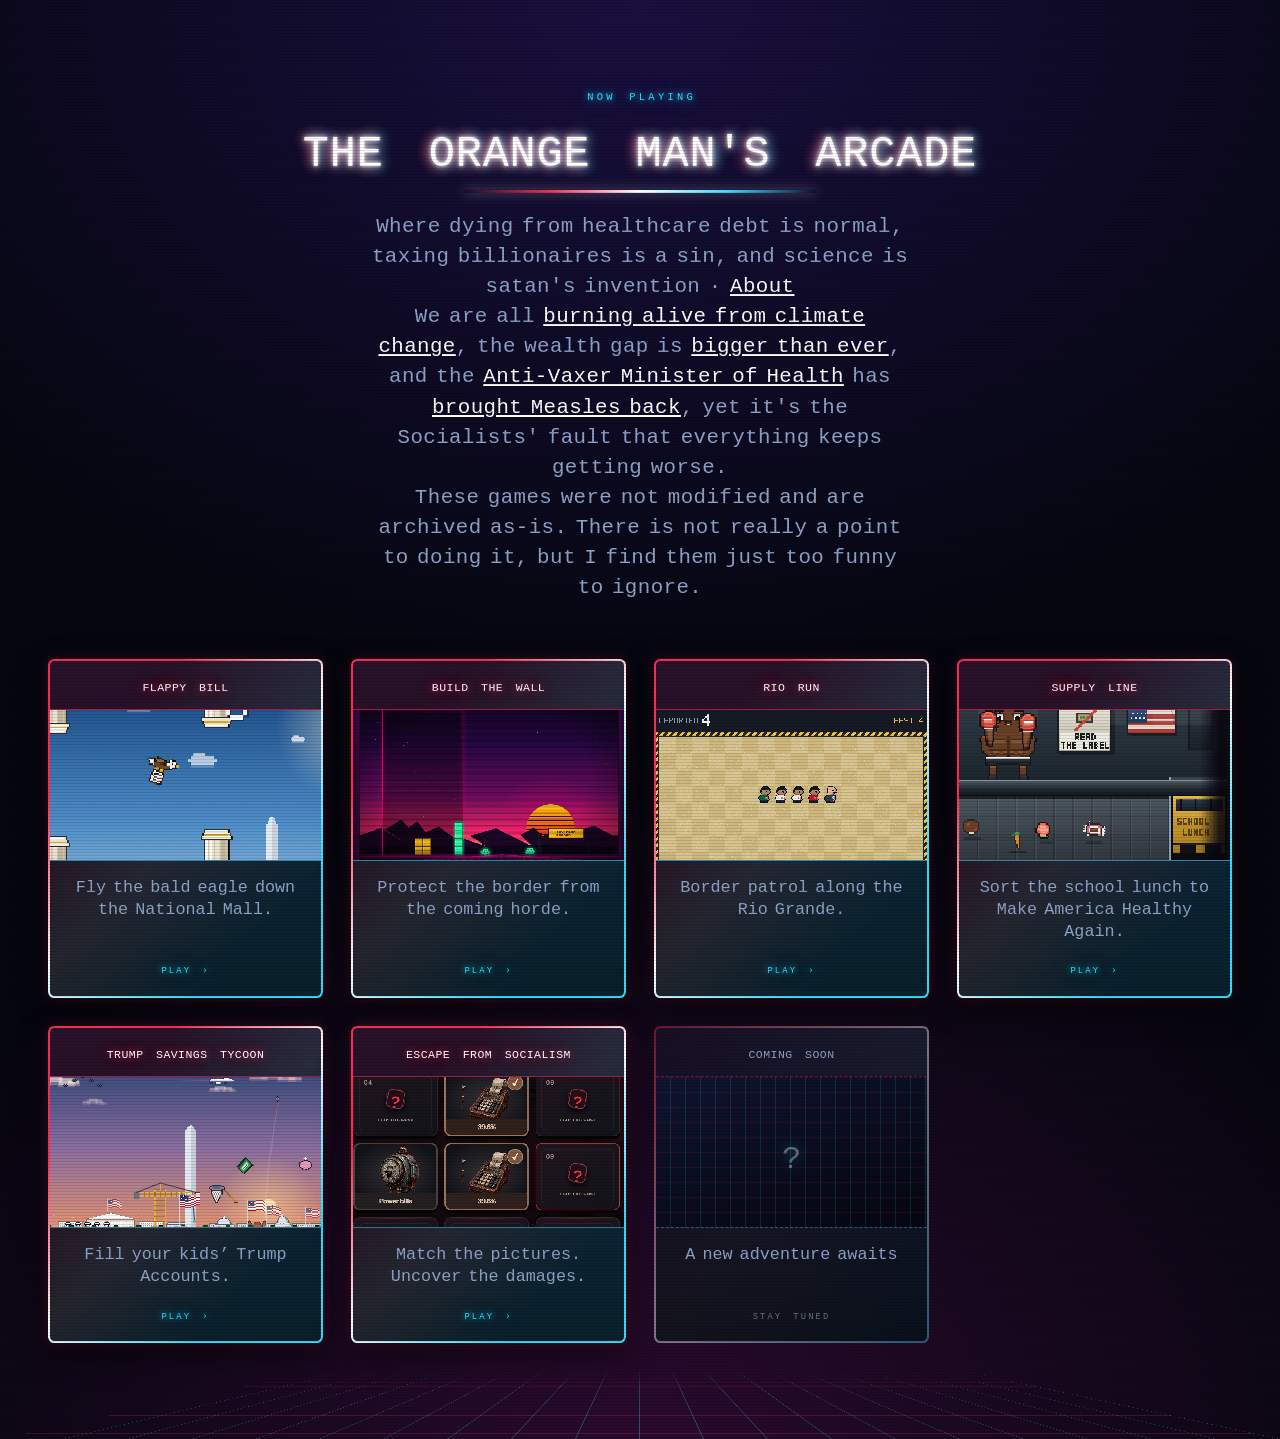
<file: index.html>
<!DOCTYPE html>

<link rel="stylesheet" href="common/index.css">

<meta charset="utf-8">

<body><div class="wh-landing">
  <div class="wh-landing__inner">
    <p class="wh-landing__eyebrow">Now Playing</p>
    <h1 class="wh-landing__title">THE ORANGE MAN'S ARCADE</h1>
    <hr class="wh-landing__rule">
    <p class="wh-landing__tagline">Where dying from healthcare debt is normal, taxing billionaires is a sin, and science is satan's invention · <a href="https://github.com/unhighghlow/bootlick-arcade">About</a></p>
    <p class="wh-landing__tagline">We are all <a href="https://en.wikipedia.org/wiki/2026_European_heatwaves">burning alive from climate change</a>, the wealth gap is <a href="https://www.cbsnews.com/news/us-wealth-gap-widest-in-three-decades-federal-reserve/">bigger than ever</a>, and the <a href="https://en.wikipedia.org/wiki/Centers_for_Disease_Control_and_Prevention#CDC_revises_stance_on_autism_and_vaccines">Anti-Vaxer Minister of Health</a> has <a href="https://ourworldindata.org/grapher/measles-cases-and-death?time=1993..latest">brought Measles back</a>, yet it's the Socialists' fault that everything keeps getting worse.</p>
    <p class="wh-landing__tagline">These games were not modified and are archived as-is. There is not really a point to doing it, but I find them just too funny to ignore.</p>

    <ul class="wh-landing__grid">
      <li style="--wh-bounce-i: 0;">
        <a class="wh-card" href="flappy-bill/index.html">
          <h2 class="wh-card__title">Flappy Bill</h2>
          <div class="wh-card__frame">
            <img decoding="async" src="common/images/Screenshot-2026-09-01-at-9.24.55-AM.png" alt="Flappy Bill">
          </div>
          <div class="wh-card__body">
            <p class="wh-card__blurb">Fly the bald eagle down the National Mall.</p>
            <span class="wh-card__cta">Play ›</span>
          </div>
        </a>
      </li>
      <li style="--wh-bounce-i: 1;">
        <a class="wh-card" href="build-the-wall/index.html">
          <h2 class="wh-card__title">Build the Wall</h2>
          <div class="wh-card__frame">
            <img decoding="async" src="common/images/Screenshot-2026-08-31-at-4.39.20-PM.png" alt="Build the Wall">
          </div>
          <div class="wh-card__body">
            <p class="wh-card__blurb">Protect the border from the coming horde.</p>
            <span class="wh-card__cta">Play ›</span>
          </div>
        </a>
      </li>
      <li style="--wh-bounce-i: 2;">
        <a class="wh-card" href="rio-run/index.html">
          <h2 class="wh-card__title">Rio Run</h2>
          <div class="wh-card__frame">
            <img decoding="async" src="common/images/Screenshot-2026-08-31-at-4.44.00-PM-1.png" alt="Rio Run">
          </div>
          <div class="wh-card__body">
            <p class="wh-card__blurb">Border patrol along the Rio Grande.</p>
            <span class="wh-card__cta">Play ›</span>
          </div>
        </a>
      </li>
      <li style="--wh-bounce-i: 3;">
        <a class="wh-card" href="supply-line/index.html">
          <h2 class="wh-card__title">Supply Line</h2>
          <div class="wh-card__frame">
            <img decoding="async" src="common/images/Screenshot-2026-08-31-at-4.48.00-PM.png" alt="Supply Line">
          </div>
          <div class="wh-card__body">
            <p class="wh-card__blurb">Sort the school lunch to Make America Healthy Again.</p>
            <span class="wh-card__cta">Play ›</span>
          </div>
        </a>
      </li>
      <li style="--wh-bounce-i: 4;">
        <a class="wh-card" href="trump-savings-tycoon/index.html">
          <h2 class="wh-card__title">Trump Savings Tycoon</h2>
          <div class="wh-card__frame">
            <img decoding="async" src="common/images/Screenshot-2026-08-31-at-4.50.33-PM.png" alt="Trump Savings Tycoon">
          </div>
          <div class="wh-card__body">
            <p class="wh-card__blurb">Fill your kids’ Trump Accounts.</p>
            <span class="wh-card__cta">Play ›</span>
          </div>
        </a>
      </li>
      <li style="--wh-bounce-i: 4;">
        <a class="wh-card" href="socialism/index.html">
          <h2 class="wh-card__title">Escape From Socialism</h2>
          <div class="wh-card__frame">
            <img decoding="async" src="common/images/flip.jpg" alt="Trump Savings Tycoon">
          </div>
          <div class="wh-card__body">
            <p class="wh-card__blurb">Match the pictures. Uncover the damages.</p>
            <span class="wh-card__cta">Play ›</span>
          </div>
        </a>
      </li>
      <li style="--wh-bounce-i: 5;">
        <div class="wh-card wh-card--soon">
          <h2 class="wh-card__title">Coming Soon</h2>
          <div class="wh-card__frame"><span aria-hidden="true">?</span></div>
          <div class="wh-card__body">
            <p class="wh-card__blurb">A new adventure awaits</p>
            <span class="wh-card__cta">Stay tuned</span>
          </div>
        </div>
      </li>
    </ul>
  </div>
</div></body>
</file>
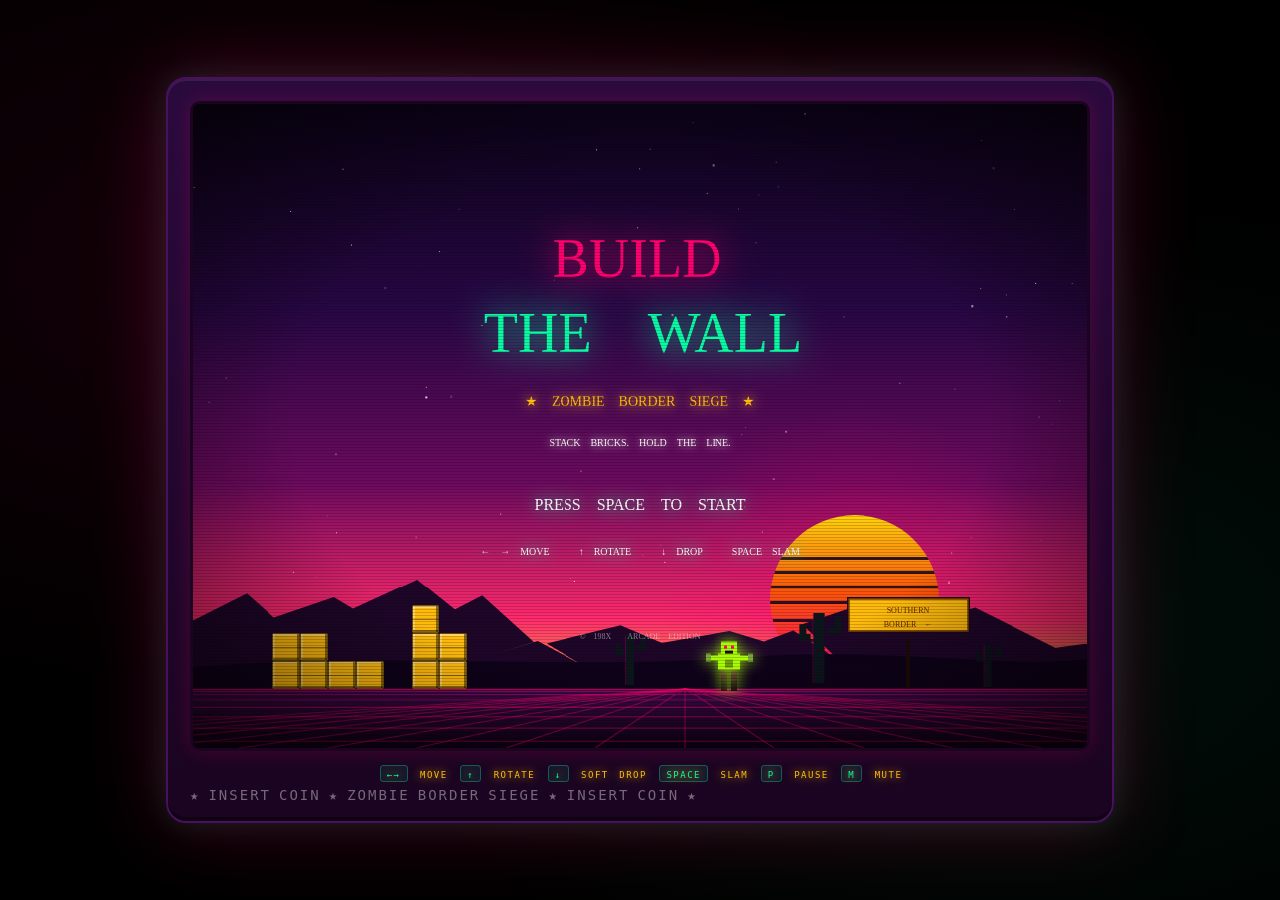
<file: build-the-wall/index.html>
<!DOCTYPE html>

<link rel="stylesheet" href="game.css">
<meta name="viewport" content="width=device-width, initial-scale=1.0" />
<meta charset="utf-8">

<body><div class="game-wrapper">
  <div class="cabinet">
    <div class="screen-wrap">
      <canvas id="game" width="900" height="650"></canvas>
      <div class="scanlines"></div>
      <div class="vignette"></div>
      <div class="crt-flicker"></div>
    </div>
    <div class="controls">
      <span class="key">←→</span> MOVE
      <span class="key">↑</span> ROTATE
      <span class="key">↓</span> SOFT DROP
      <span class="key">SPACE</span> SLAM
      <span class="key">P</span> PAUSE
      <span class="key">M</span> MUTE
    </div>

    <div class="controls touch-controls">
      <span class="key">DRAG</span> MOVE
      <span class="key">TAP</span> ROTATE
      <span class="key">FLICK ↓</span> SLAM
    </div>
    <div class="footer-tag">★ INSERT COIN ★ ZOMBIE BORDER SIEGE ★ INSERT COIN ★</div>
  </div>
</div></body>

<script src="game.js"></script>
</file>
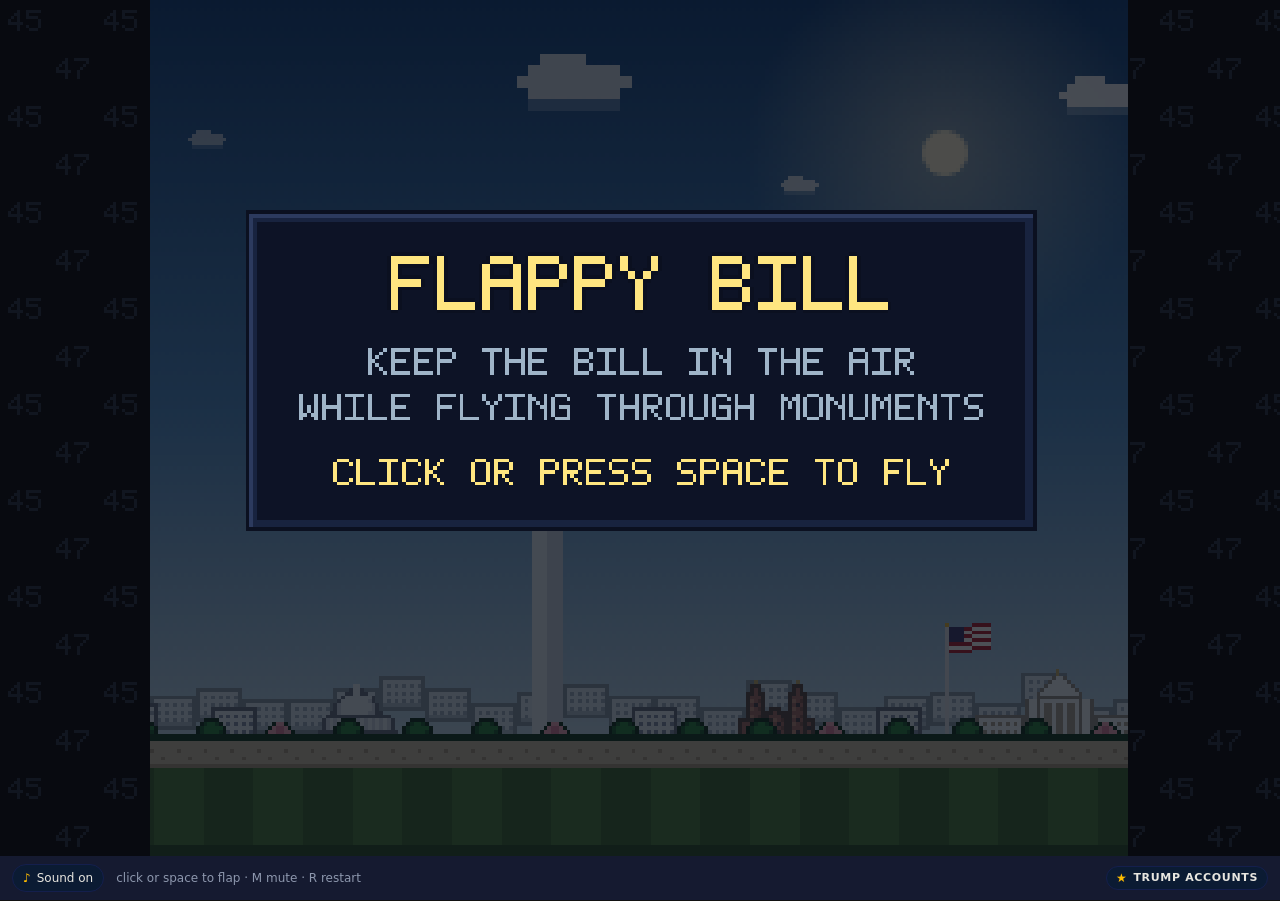
<file: flappy-bill/index.html>
<!DOCTYPE html>

<link rel="stylesheet" href="game.css">
<meta name="viewport" content="width=device-width, initial-scale=1.0" />
<meta charset="utf-8">

<body><div class="game-body">
  <main id="game" class="stage" aria-label="Flappy Bill playfield" style="touch-action: none;"></main>
  <footer class="game-bar">
    <button id="sound" class="toggle" type="button" aria-pressed="true">
      <span class="toggle-icon" aria-hidden="true">♪</span>
      <span class="toggle-text">Sound on</span>
    </button>
    <span class="hint">click or space to flap · M mute · R restart</span>
    <a class="brand" href="https://www.whitehouse.gov/" rel="noopener">
      <span class="brand-mark" aria-hidden="true">★</span>
      <span class="brand-text">Trump Accounts</span>
    </a>
  </footer>
</div></body>

<script src="game.js"></script>
</file>
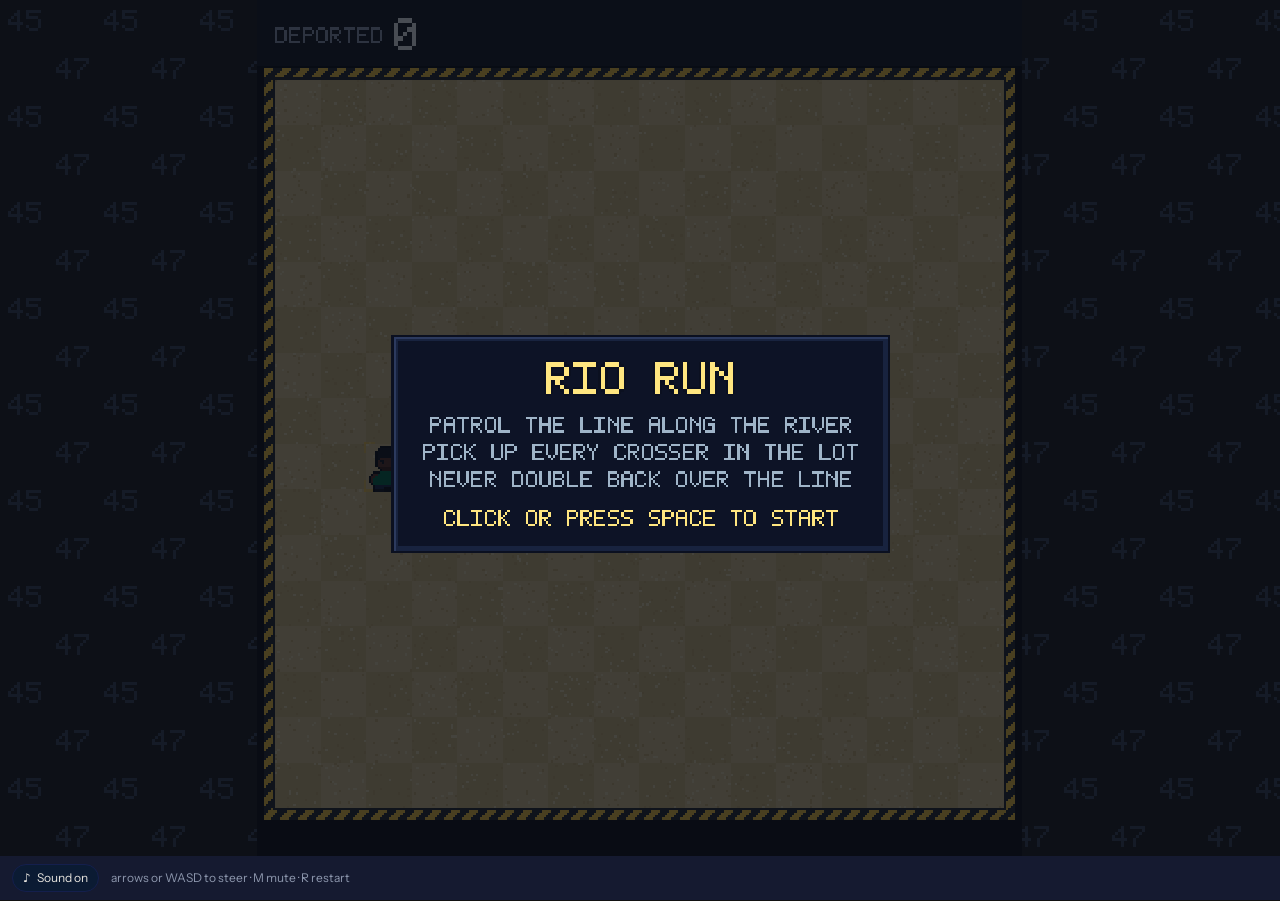
<file: rio-run/index.html>
<!DOCTYPE html>

<link rel="stylesheet" href="game.css">
<meta name="viewport" content="width=device-width, initial-scale=1.0" />
<meta charset="utf-8">

<body><div class="game-body">
  <main id="game" class="stage" aria-label="Rio Run playfield" style="touch-action: none;"></main>
  <footer class="game-bar">
    <button id="sound" class="toggle" type="button" aria-pressed="true">
      <span class="toggle-icon" aria-hidden="true">♪</span>
      <span class="toggle-text">Sound on</span>
    </button>
    <span class="hint">arrows or WASD to steer · M mute · R restart</span>


  </footer>

  <div class="mobile-pad" aria-hidden="true">
    <button type="button" class="up" data-key="ArrowUp">▲</button>
    <button type="button" class="left" data-key="ArrowLeft">◀</button>
    <button type="button" class="right" data-key="ArrowRight">▶</button>
    <button type="button" class="down" data-key="ArrowDown">▼</button>
  </div>
</div></body>

<script src="game.js"></script>
</file>
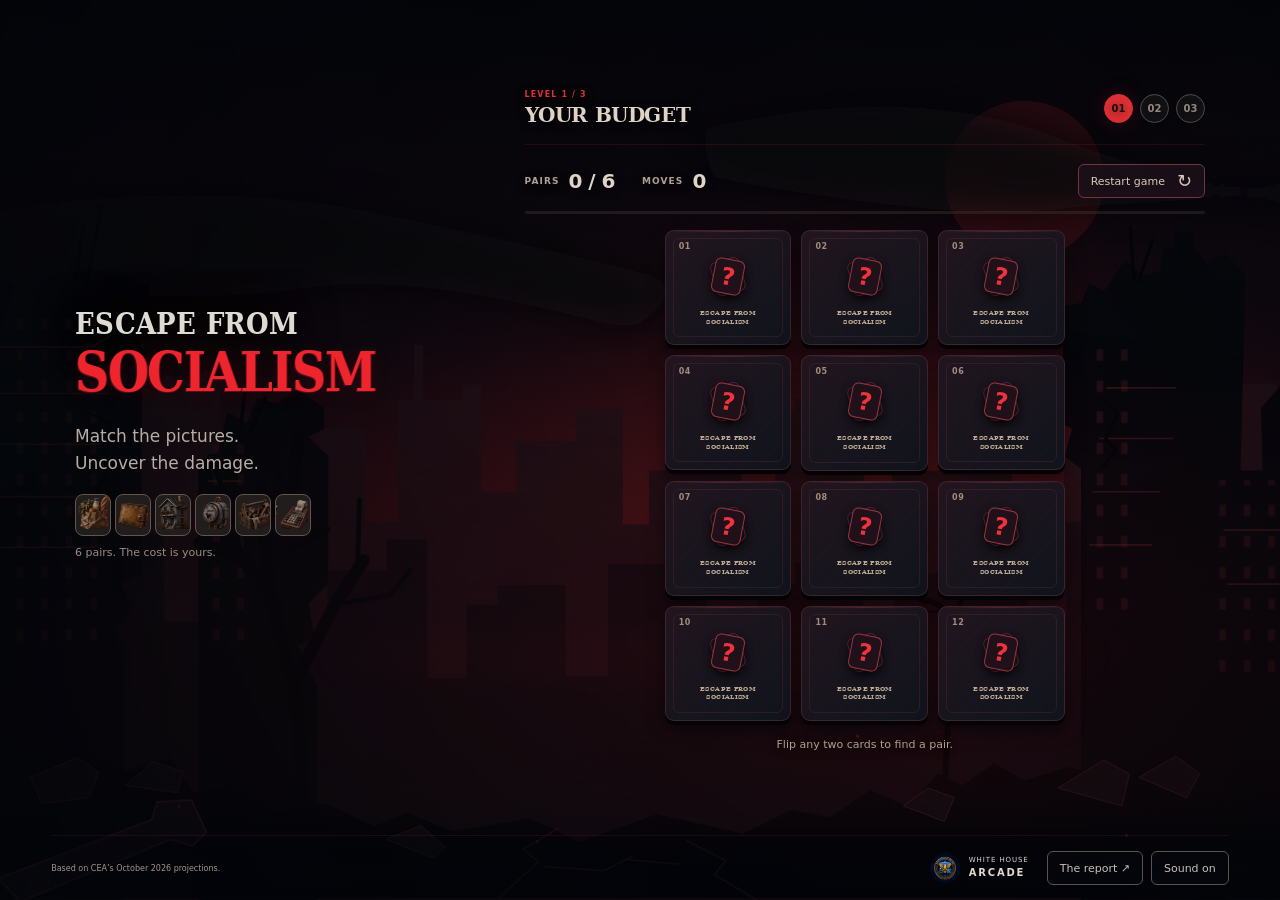
<file: socialism/index.html>
<!DOCTYPE html>

<link rel="stylesheet" href="game.css">
<meta name="viewport" content="width=device-width, initial-scale=1.0" />
<meta charset="utf-8">

<body>
<div class="ruin-scene" aria-hidden="true"><div class="ruin-haze"></div><div class="ruin-embers"></div></div>
<main id="game">
    <section id="play" class="play">
        <div class="intro">
            <h1 class="escape-heading">
                <span>Escape from</span>
                <br/>
                <em>Socialism</em>
            </h1>
            <p class="lede">
                Match the pictures.<br/>Uncover the damage.
            </p>
            <div id="pair-track" class="pair-track" aria-label="Your six pairs"></div>
            <p id="intro-note" class="intro-note">Six new pairs. The cost is yours.</p>
            <div id="latest-cost" class="latest-cost" hidden>
                <span id="latest-art" class="latest-art art" aria-hidden="true"></span>
                <div>
                    <span class="latest-kicker">COST UNCOVERED</span>
                    <strong id="latest-value"></strong>
                    <span id="latest-unit"></span>
                </div>
                <h2 id="latest-title"></h2>
                <p id="latest-context"></p>
                <a id="latest-source" target="_blank" rel="noopener noreferrer">CEA projection · read the report ↗</a>
            </div>
        </div>
        <div class="board-area">
            <div class="level-band">
                <div>
                    <span id="level-number">LEVEL 1 / 3</span>
                    <h2 id="level-name">Your budget</h2>
                </div>
                <div id="level-path" class="level-path" aria-label="Level progress"></div>
            </div>
            <div class="board-top">
                <div class="stats">
                    <div>
                        <span class="stat-label">PAIRS</span>
                        <strong id="pairs">0 / 6</strong>
                    </div>
                    <div>
                        <span class="stat-label">MOVES</span>
                        <strong id="moves">0</strong>
                    </div>
                </div>
                <button id="shuffle" class="shuffle">
                    Restart game <span aria-hidden="true">↻</span>
                </button>
            </div>
            <div id="progress-bar" class="progress-bar" role="progressbar" aria-label="Pairs matched" aria-valuemin="0" aria-valuemax="6" aria-valuenow="0">
                <span id="progress-fill"></span>
            </div>
            <div id="board" class="board" role="group" aria-label="Memory matching cards"></div>
            <p id="turn-hint" class="turn-hint">Flip any two cards to find a pair.</p>
        </div>
    </section>
    <section id="level-finish" class="level-finish" hidden>
        <p class="eyebrow">NEW LEVEL UNLOCKED</p>
        <h2 id="cleared-title">Level 1 complete.</h2>
        <p id="cleared-stats" class="cleared-stats"></p>
        <div class="next-panel">
            <p id="next-number" class="eyebrow">UP NEXT · LEVEL 2</p>
            <h3 id="next-title">Your future</h3>
            <p id="next-description"></p>
            <div id="next-preview" class="next-preview" aria-label="New pictures in the next level"></div>
            <p id="next-detail" class="next-detail"></p>
        </div>
        <button id="next-level" class="primary">
            PLAY LEVEL 2 <span aria-hidden="true">→</span>
        </button>
        <p class="save-note">Keep playing to unlock all three levels.</p>
    </section>
    <section id="ending" class="ending" hidden>
        <p class="eyebrow">
            ALL 3 LEVELS COMPLETE · 23 PAIRS <span class="end-divider">/</span>
            <span id="end-moves"></span>
        </p>
        <h2>
            You cleared every level.<br/>
            <em>Now you know the cost.</em>
        </h2>
        <p class="end-lede">Socialism destroys what you build.</p>
        <div id="consequence-list" class="consequence-list"></div>
        <p class="end-attribution">Council of Economic Advisers projections · October 2026</p>
        <div class="end-actions">
            <button id="replay" class="primary">
                PLAY FROM LEVEL 1 <span aria-hidden="true">↻</span>
            </button>
            <button id="end-report" class="menu-button">Read the report ↗</button>
        </div>
    </section>
    <footer class="footer">
        <span>Based on CEA’s October 2026 projections.</span>
        <div class="topbar footer-toolbar">
            <a class="brand" href="" target="_top" aria-label="White House Arcade">
                <img decoding="async" src="images/wh.png" width="30" height="30" alt=""/>
                <span>
                    WHITE HOUSE<br/>
                    <b>ARCADE</b>
                </span>
            </a>
            <nav aria-label="Game menu">
                <button id="report-open" class="menu-button">The report ↗</button>
                <button id="sound" class="menu-button" aria-label="Mute sound" aria-pressed="true">Sound on</button>
            </nav>
        </div>
    </footer>
</main>

<dialog id="cost-dialog" class="cost-dialog" aria-labelledby="cost-title" aria-describedby="cost-unit cost-context">
    <div class="cost-heading">
        <span class="match-label">✓ MATCH FOUND</span>
        <span id="match-count"></span>
    </div>
    <div class="promise-strip">
        <span id="cost-art" class="cost-art art" aria-hidden="true"></span>
        <div>
            <span class="tiny-label">THE PROMISE</span>
            <p id="cost-promise"></p>
            <span id="cost-policy"></span>
        </div>
    </div>
    <div class="cost-body">
        <span id="cost-topic" class="tiny-label"></span>
        <h2 id="cost-title"></h2>
        <strong id="cost-value" class="cost-value"></strong>
        <p id="cost-unit" class="cost-unit"></p>
        <p id="cost-context" class="cost-context"></p>
        <a id="cost-source" class="cost-source" target="_blank" rel="noopener noreferrer"></a>
    </div>
    <button id="continue" class="primary">
        KEEP MATCHING <span aria-hidden="true">→</span>
    </button>
</dialog>
<dialog id="report-dialog" class="report-dialog" aria-labelledby="report-title">
    <div class="dialog-top">
        <span class="eyebrow">THE SOURCE</span>
        <button id="report-close" class="close" aria-label="Close report">×</button>
    </div>
    <h2 id="report-title">
        The report behind<br/>the cards.
    </h2>
    <p>The findings come from the Council of Economic Advisers’ October 2026 analysis of the Democratic Socialists of America’s 2026 policy agenda.</p>
    <p>The promises are short game paraphrases. The costs are CEA projections. Tax financing and borrowing are separate scenarios; each matched pair identifies the policy or scenario behind its figure.</p>
    <a class="primary" href="https://www.whitehouse.gov/wp-content/uploads/2026/10/The-Real-Cost-of-Socialism-In-America-Summary.pdf" target="_blank" rel="noopener noreferrer">
        READ THE SUMMARY <span aria-hidden="true">↗</span>
    </a>
</dialog>
<div id="announcer" class="sr-only" role="status" aria-live="polite"></div>

</body>

<script src="game.js"></script>
</file>
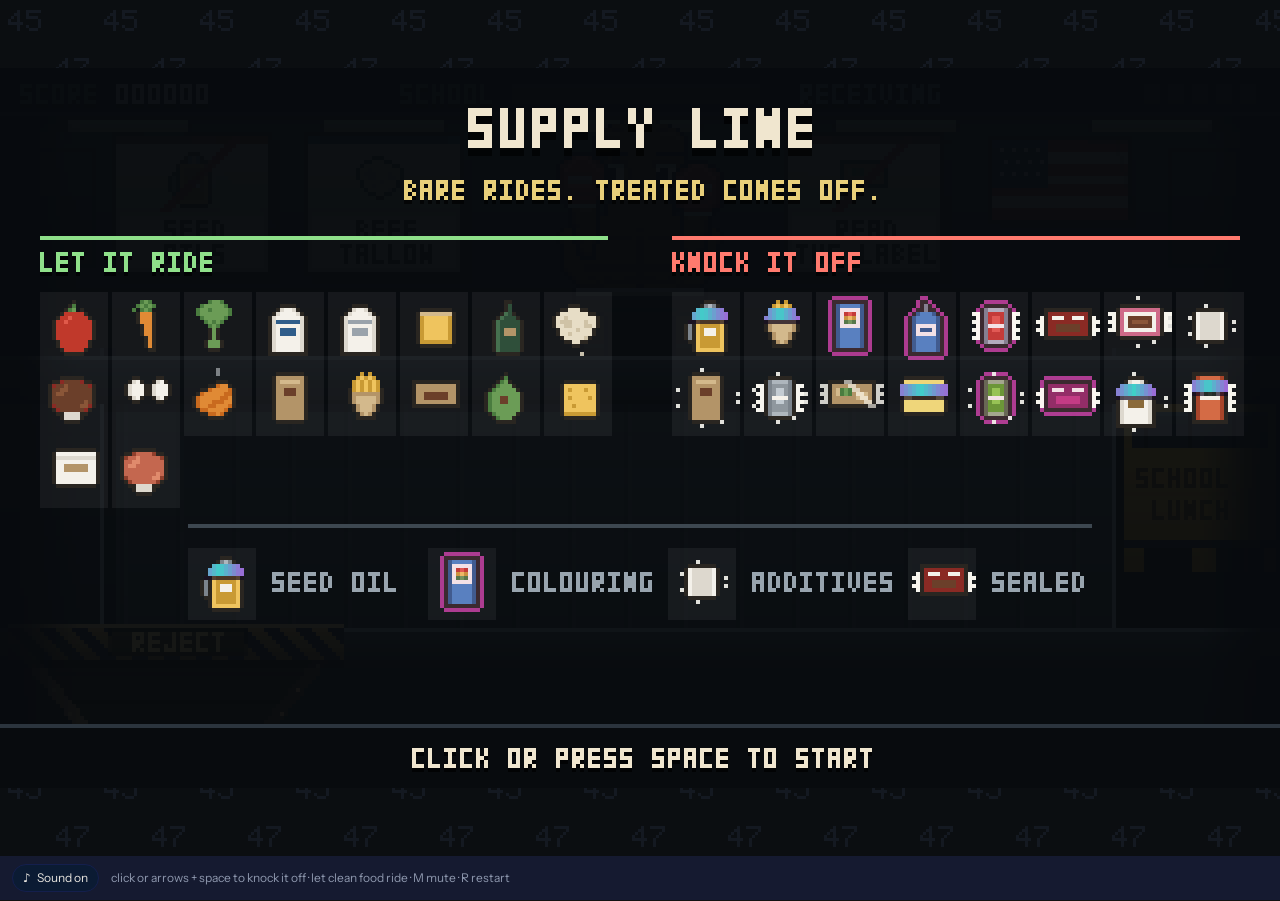
<file: supply-line/index.html>
<!DOCTYPE html>

<link rel="stylesheet" href="game.css">
<meta name="viewport" content="width=device-width, initial-scale=1.0" />
<meta charset="utf-8">

<body><div class="game-body">
  <main id="game" class="stage" aria-label="Supply Line playfield"></main>
  <footer class="game-bar">
    <button id="sound" class="toggle" type="button" aria-pressed="true">
      <span class="toggle-icon" aria-hidden="true">♪</span>
      <span class="toggle-text">Sound on</span>
    </button>
    <span class="hint">click or arrows + space to knock it off · let clean food ride · M mute
      · R restart</span>
  </footer>
</div></body>

<script src="game.js"></script>
</file>
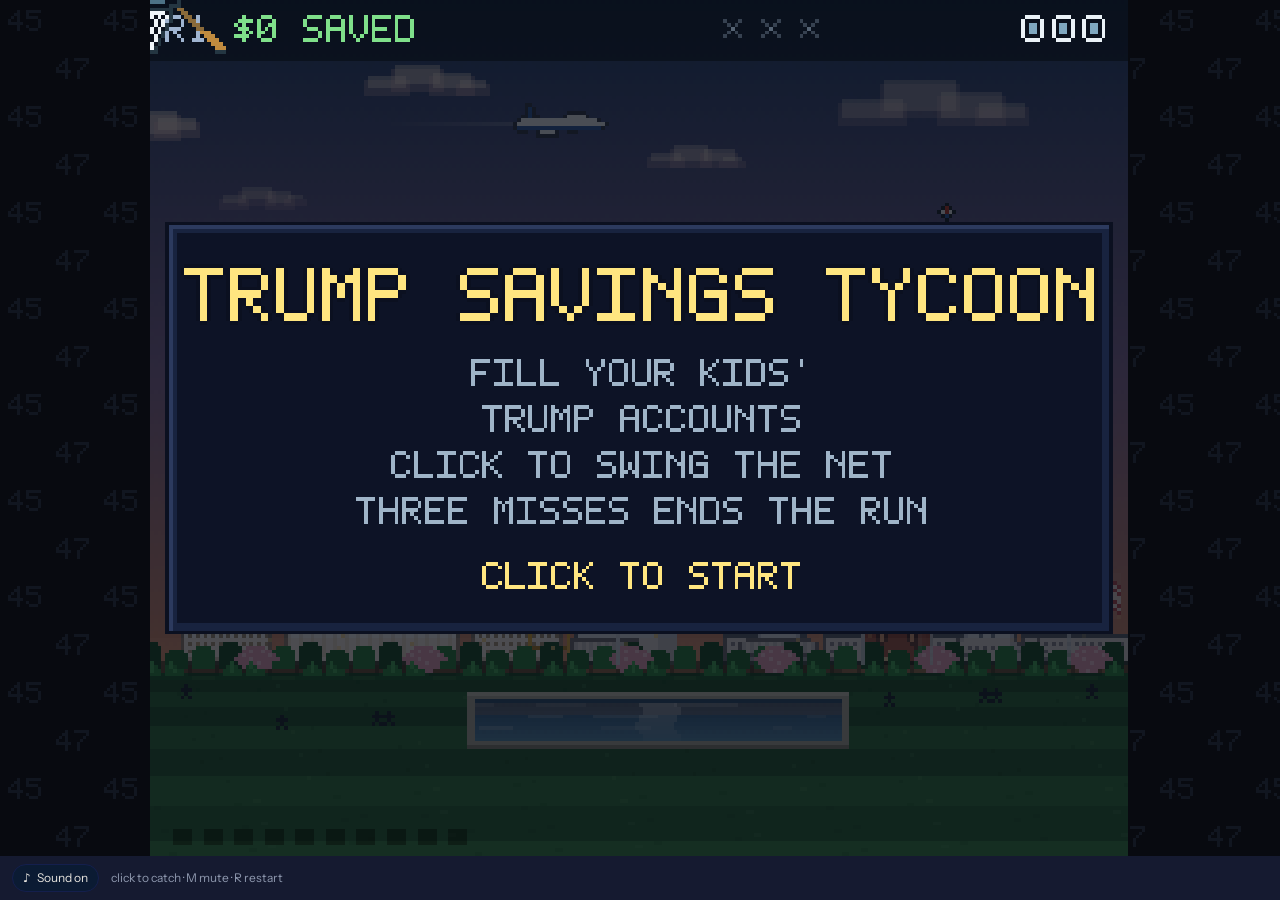
<file: trump-savings-tycoon/index.html>
<!DOCTYPE html>

<link rel="stylesheet" href="game.css">
<meta name="viewport" content="width=device-width, initial-scale=1.0" />
<meta charset="utf-8">

<body><div class="game-body">
  <main id="game" class="stage" aria-label="Trump Savings Tycoon playfield" style="touch-action: none;"><!--<canvas class="pixel-screen" width="1484" height="988" style="width: 1484px; height: 988px;"></canvas>--></main>
  <footer class="game-bar">
    <button id="sound" class="toggle" type="button" aria-pressed="true">
      <span class="toggle-icon" aria-hidden="true">♪</span>
      <span class="toggle-text">Sound on</span>
    </button>
    <span class="hint">click to catch · M mute · R restart</span>
  </footer>
</div></body>

<script src="game.js"></script>
</file>
<file: common/index.css>
@font-face {
  font-family: "Press Start 2P";
  src: url("./press-start-2p.woff2") format("woff2");
  font-display: swap;
}

@font-face {
  font-family: "VT323";
  src: url("./vt323.woff2") format("woff2");
  font-display: swap;
}

* { margin: 0; padding: 0; box-sizing: border-box; }

.wh-landing {
  --wh-pixel: "Press Start 2P", "Courier New", monospace;
  --wh-term: "VT323", "Courier New", monospace;
  --wh-void: #05060f;
  --wh-red: #ff2d55;
  --wh-blue: #2de2ff;
  --wh-ink: #eaf2ff;
  --wh-dim: #8ea3c8;
  --wh-glow-red: 0 0 6px rgba(255, 45, 85, 0.9), 0 0 18px rgba(255, 45, 85, 0.55);
  --wh-glow-blue: 0 0 6px rgba(45, 226, 255, 0.9), 0 0 18px rgba(45, 226, 255, 0.5);
  position: relative;
  isolation: isolate;
  overflow: hidden;
  padding: clamp(2.5rem, 7vw, 5.5rem) clamp(1rem, 4vw, 3rem) clamp(3rem, 8vw, 6rem);
  background:
    radial-gradient(120% 80% at 50% 0%, #1a1040 0%, transparent 60%),
    radial-gradient(100% 70% at 50% 100%, #2a0a2e 0%, transparent 65%), var(--wh-void);
  color: var(--wh-ink);
  font-family: var(--wh-term);
  font-size: 1.15em;
  line-height: 1.45;
  text-align: center;
}

.wh-landing::before {
  content: "";
  position: absolute;
  inset: auto 0 0;
  z-index: -1;
  height: 32rem;
  background:
    repeating-linear-gradient(
      to right,
      transparent 0 calc(5% - 1px),
      rgba(45, 226, 255, 0.35) calc(5% - 1px) 5%
    ),
    repeating-linear-gradient(
      to bottom,
      transparent 0 calc(8% - 1px),
      rgba(255, 45, 85, 0.3) calc(8% - 1px) 8%
    );
  transform: perspective(30rem) rotateX(74deg);
  transform-origin: bottom center;
  -webkit-mask-image: linear-gradient(to bottom, transparent, #000 45%);
  mask-image: linear-gradient(to bottom, transparent, #000 45%);
  pointer-events: none;
}

.wh-landing::after {
  content: "";
  position: absolute;
  inset: 0;
  z-index: 3;
  background: repeating-linear-gradient(
    to bottom,
    rgba(0, 0, 0, 0.22) 0 1px,
    transparent 1px 3px
  );
  opacity: 0.5;
  pointer-events: none;
}

.wh-landing__inner {
  position: relative;
  z-index: 0;
  max-width: none;
  margin: 0 auto;
}

.wh-landing__eyebrow {
  margin: 0 0 1.1rem;
  font-family: var(--wh-pixel);
  font-size: clamp(0.5rem, 1.4vw, 0.65rem);
  letter-spacing: 0.32em;
  text-indent: 0.32em;
  text-transform: uppercase;
  color: var(--wh-blue);
  text-shadow: var(--wh-glow-blue);
}

.wh-landing__title {
  margin: 0;
  font-family: var(--wh-pixel);
  font-size: clamp(1.05rem, 3.4vw, 5.6rem);
  font-weight: 400;
  letter-spacing: 0.02em;
  line-height: 1.1;
  text-transform: uppercase;
  color: #fff;
  text-shadow:
    0 0 4px #fff,
    0 0 14px rgba(255, 255, 255, 0.6),
    -3px 0 12px rgba(255, 45, 85, 0.9),
    3px 0 12px rgba(45, 226, 255, 0.9);
}

@media (max-width: 768px) {
  .wh-landing__title {
    font-size: clamp(2.6rem, 7vw, 2.8rem);
  }
}

.wh-landing__rule {
  width: min(22rem, 70%);
  height: 3px;
  margin: 1.35rem auto 1.1rem;
  border: 0;
  background: linear-gradient(
    90deg,
    transparent,
    var(--wh-red),
    #fff,
    var(--wh-blue),
    transparent
  );
  box-shadow: 0 0 12px rgba(255, 255, 255, 0.45);
}

.wh-landing__tagline {
  margin: 0 auto;
  max-width: 34rem;
  font-size: clamp(1.05rem, 2.6vw, 1.3rem);
  letter-spacing: 0.02em;
  color: var(--wh-dim);
}

.wh-landing__tagline a {
  color: white;
}

.wh-landing__brand {
  display: inline-flex;
  align-items: center;
  gap: 0.55rem;
  margin-top: 1.6rem;
  padding: 0.5rem 1.15rem;
  border: 1px solid rgba(45, 226, 255, 0.5);
  border-radius: 999px;
  font-family: var(--wh-pixel);
  font-size: 0.55rem;
  letter-spacing: 0.18em;
  text-transform: uppercase;
  text-decoration: none;
  color: var(--wh-ink);
  background: rgba(11, 15, 36, 0.6);
  transition:
    box-shadow 0.2s ease,
    border-color 0.2s ease;
}

.wh-landing__brand:hover,
.wh-landing__brand:focus-visible {
  border-color: var(--wh-blue);
  box-shadow: var(--wh-glow-blue);
}

.wh-landing__brand-mark {
  color: var(--wh-red);
  text-shadow: var(--wh-glow-red);
}

.wh-landing__grid {
  display: grid;
  grid-template-columns: repeat(auto-fit, minmax(16rem, 1fr));
  gap: clamp(1rem, 3vw, 1.75rem);
  margin: clamp(2.25rem, 6vw, 3.5rem) 0 0;
  padding: 0;
  list-style: none;
}

.wh-landing__grid > li {
  opacity: 0;
  transform: translateY(-4.5rem) scale(0.72);
  animation-name: wh-card-bounce-in;
  animation-duration: 0.72s;
  animation-timing-function: cubic-bezier(0.22, 1.35, 0.36, 1);
  animation-fill-mode: both;
  animation-delay: calc(0.12s + (var(--wh-bounce-i, 0) * 0.16s));
}

@keyframes wh-card-bounce-in {
  0% {
    opacity: 0;
    transform: translateY(-5.5rem) scale(0.68);
  }
  58% {
    opacity: 1;
    transform: translateY(0.7rem) scale(1.05);
  }
  76% {
    transform: translateY(-0.45rem) scale(0.97);
  }
  90% {
    transform: translateY(0.18rem) scale(1.015);
  }
  100% {
    opacity: 1;
    transform: translateY(0) scale(1);
  }
}

.wh-card {
  --wh-edge: linear-gradient(
    135deg,
    var(--wh-red) 0%,
    var(--wh-red) 22%,
    #fff 50%,
    var(--wh-blue) 78%,
    var(--wh-blue) 100%
  );
  display: flex;
  flex-direction: column;
  height: 100%;
  overflow: hidden;
  border: 2px solid transparent;
  border-radius: 0.4rem;
  background:
    linear-gradient(180deg, rgba(11, 15, 36, 0.88), rgba(5, 6, 15, 0.88)) padding-box,
    var(--wh-edge) border-box;
  color: inherit;
  text-decoration: none;
  box-shadow:
    0 0 14px rgba(255, 45, 85, 0.16),
    0 12px 30px rgba(0, 0, 0, 0.55);
  transition:
    transform 0.2s ease,
    box-shadow 0.2s ease;
}

.wh-card:hover,
.wh-card:focus-visible {
  transform: translateY(-4px);
  outline: none;
  background:
    linear-gradient(180deg, rgba(17, 22, 52, 0.93), rgba(8, 10, 24, 0.93)) padding-box,
    linear-gradient(135deg, #ff5c7a 0%, #fff 38%, #fff 62%, #7cf0ff 100%) border-box;
  box-shadow:
    0 0 22px rgba(255, 45, 85, 0.4),
    0 0 40px rgba(45, 226, 255, 0.25),
    0 16px 36px rgba(0, 0, 0, 0.6);
}

.wh-card__title {
  margin: 0;
  padding: 1rem 0.9rem 0.9rem;
  font-family: var(--wh-pixel);
  font-size: clamp(0.6rem, 1.5vw, 0.72rem);
  font-weight: 400;
  line-height: 1.5;
  letter-spacing: 0.04em;
  text-align: center;
  text-transform: uppercase;
  color: #fff;
  text-shadow:
    0 0 8px rgba(255, 45, 85, 0.75),
    0 0 18px rgba(255, 45, 85, 0.4);
}

.wh-card__frame {
  position: relative;
  width: 100%;
  aspect-ratio: 16 / 9;
  overflow: hidden;
  border-top: 1px solid rgba(255, 45, 85, 0.55);
  border-bottom: 1px solid rgba(45, 226, 255, 0.55);
  background:
    repeating-linear-gradient(90deg, transparent 0 14px, rgba(45, 226, 255, 0.14) 14px 15px),
    repeating-linear-gradient(0deg, transparent 0 14px, rgba(255, 45, 85, 0.12) 14px 15px),
    linear-gradient(160deg, #16113a, #2a0a2e);
}

.wh-card__frame img {
  display: block;
  width: 100%;
  height: 100%;
  object-fit: cover;
  image-rendering: pixelated;
}

.wh-card__body {
  display: flex;
  flex: 1;
  flex-direction: column;
  gap: 0.4rem;
  padding: 1rem 1.15rem 1.25rem;
  text-align: center;
}

.wh-card__blurb {
  margin: 0;
  font-size: 1.05rem;
  line-height: 1.3;
  color: var(--wh-dim);
}

.wh-card__cta {
  margin-top: auto;
  padding-top: 0.9rem;
  font-family: var(--wh-pixel);
  font-size: 0.55rem;
  letter-spacing: 0.24em;
  text-transform: uppercase;
  color: var(--wh-blue);
  text-shadow: var(--wh-glow-blue);
}

.wh-card--soon {
  background:
    linear-gradient(180deg, rgba(11, 15, 36, 0.88), rgba(5, 6, 15, 0.88)) padding-box,
    linear-gradient(
        135deg,
        rgba(255, 45, 85, 0.4) 0%,
        rgba(255, 255, 255, 0.45) 50%,
        rgba(45, 226, 255, 0.4) 100%
      )
      border-box;
  box-shadow: none;
}

.wh-card--soon .wh-card__frame {
  display: grid;
  place-items: center;
  border-block-style: dashed;
  border-top-color: rgba(255, 45, 85, 0.4);
  border-bottom-color: rgba(45, 226, 255, 0.4);
  background:
    repeating-linear-gradient(90deg, transparent 0 14px, rgba(45, 226, 255, 0.14) 14px 15px),
    repeating-linear-gradient(0deg, transparent 0 14px, rgba(255, 45, 85, 0.12) 14px 15px),
    linear-gradient(160deg, #101430, #05060f);
}

.wh-card--soon .wh-card__frame span {
  font-family: var(--wh-pixel);
  font-size: 2rem;
  letter-spacing: 0.3em;
  text-indent: 0.3em;
  color: rgba(255, 255, 255, 0.35);
  text-shadow: 0 0 14px rgba(45, 226, 255, 0.4);
  animation: wh-blink 1.6s steps(1, end) infinite;
}

.wh-card--soon .wh-card__title {
  color: var(--wh-dim);
  text-shadow: none;
}

.wh-card--soon .wh-card__cta {
  color: rgba(255, 255, 255, 0.4);
  text-shadow: none;
}

@keyframes wh-blink {
  50% {
    opacity: 0.25;
  }
}

@media (prefers-reduced-motion: reduce) {
  .wh-landing *,
  .wh-landing *::before,
  .wh-landing *::after {
    animation: none !important;
    transition: none !important;
  }

  .wh-landing__grid > li {
    opacity: 1;
    transform: none;
  }

  .wh-card:hover,
  .wh-card:focus-visible {
    transform: none;
  }
}
</file>
<file: build-the-wall/game.css>
/* Arcade faces, self-hosted. */
@font-face {
  font-family: "Press Start 2P";
  src: url("../common/press-start-2p.woff2") format("woff2");
  font-display: swap;
}

@font-face {
  font-family: "VT323";
  src: url("../common/vt323.woff2") format("woff2");
  font-display: swap;
}

:root {
  --neon-pink: #ff006e;
  --neon-cyan: #06ffa5;
  --neon-amber: #ffbe0b;
  --neon-orange: #fb5607;
  --neon-purple: #8338ec;
}

* { margin: 0; padding: 0; box-sizing: border-box; }

.game-wrapper{
  width: 100%;
  min-height: 100vh;
  background: #000;
  font-family: 'VT323', monospace;
  color: var(--neon-cyan);
  overflow: hidden;
  display: flex;
  flex-direction: column;
  align-items: center;
  justify-content: center;
}

body::before {
  content: '';
  position: fixed;
  inset: 0;
  background:
    radial-gradient(ellipse at 20% 30%, rgba(255, 0, 110, 0.08), transparent 50%),
    radial-gradient(ellipse at 80% 70%, rgba(6, 255, 165, 0.06), transparent 50%);
  pointer-events: none;
  z-index: 0;
}

.cabinet {
  position: relative;
  z-index: 1;
  background: linear-gradient(180deg, #2a0a3e 0%, #1a0420 100%);
  padding: 22px 22px 18px;
  border-radius: 20px;
  box-shadow:
    0 0 80px rgba(255, 0, 110, 0.25),
    0 0 30px rgba(6, 255, 165, 0.15),
    inset 0 2px 0 rgba(255, 255, 255, 0.08),
    inset 0 -4px 0 rgba(0, 0, 0, 0.4);
  border: 2px solid #4a1060;
}

.screen-wrap {
  position: relative;
  width: 900px;
  height: 650px;
  background: #000;
  border-radius: 10px;
  overflow: hidden;
  box-shadow:
    inset 0 0 80px rgba(0, 0, 0, 0.7),
    0 0 20px rgba(255, 0, 110, 0.2);
  border: 3px solid #1a0420;
}

canvas {
  display: block;
  width: 100%;
  height: 100%;
  image-rendering: pixelated;
  image-rendering: crisp-edges;
  /* The game reads raw touches; without this the browser claims the drags
     first and scrolls or double-tap-zooms the cabinet instead. */
  touch-action: none;
  user-select: none;
  -webkit-user-select: none;
  -webkit-tap-highlight-color: transparent;
}

.scanlines {
  position: absolute;
  inset: 0;
  background: repeating-linear-gradient(
    0deg,
    rgba(0, 0, 0, 0.18) 0px,
    rgba(0, 0, 0, 0.18) 1px,
    transparent 1px,
    transparent 3px
  );
  pointer-events: none;
  z-index: 10;
  mix-blend-mode: multiply;
}

.vignette {
  position: absolute;
  inset: 0;
  background: radial-gradient(ellipse at center, transparent 55%, rgba(0, 0, 0, 0.65) 100%);
  pointer-events: none;
  z-index: 11;
}

.crt-flicker {
  position: absolute;
  inset: 0;
  background: rgba(255, 0, 110, 0.015);
  pointer-events: none;
  z-index: 12;
  animation: flicker 0.13s infinite;
}

@keyframes flicker {
  0% { opacity: 0.85; }
  50% { opacity: 1; }
  100% { opacity: 0.92; }
}

.controls {
  margin-top: 16px;
  text-align: center;
  font-family: 'Press Start 2P', monospace;
  font-size: 9px;
  color: var(--neon-amber);
  text-shadow: 0 0 10px var(--neon-amber);
  letter-spacing: 1.5px;
  line-height: 1.6;
}

.controls .key {
  color: var(--neon-cyan);
  background: rgba(6, 255, 165, 0.08);
  padding: 3px 6px;
  border: 1px solid rgba(6, 255, 165, 0.3);
  border-radius: 3px;
  margin: 0 2px;
}

.footer-tag {
  margin-top: 6px;
  font-family: 'VT323', monospace;
  font-size: 14px;
  color: rgba(255, 255, 255, 0.4);
  letter-spacing: 2px;
}

/* Only one control legend at a time: the keyboard line on anything with a
   pointer that hovers, the gesture line on everything else. */
.touch-controls { display: none; }

@media (hover: none) and (pointer: coarse) {
  .controls:not(.touch-controls) { display: none; }
  .touch-controls { display: block; }
}

@media (max-width: 1000px), (max-height: 800px) {
  .cabinet { transform: scale(0.75); transform-origin: center top; margin-top: -50px; }
}
@media (max-width: 750px) {
  .cabinet { transform: scale(0.55); }
}
@media (max-width: 550px) {
  .cabinet { transform: scale(0.4); }
}
</file>
<file: flappy-bill/game.css>
:root {
  /* Palette slugs mirror theme.json so each value can be traced to its source. */
  --deep-navy-blue: #0d132d;
  --navy-blue: #151a30;
  --navy-accent: #141f4d;
  --zodiac-blue: #0b1b33;
  --vivid-cyan: #0dcbff;
  --money: #389800;
  --amber: #ffbd00;
  --pale-gray: #d9dee8;
  --stone: #e8e6e0;

  --bg: var(--deep-navy-blue);
  --panel: var(--navy-blue);
  --ink: var(--stone);
  --muted: #8d97ad;
  --accent: var(--amber);

  --sans: "Instrument Sans", system-ui, -apple-system, "Segoe UI", sans-serif;
  --serif: "Instrument Serif", Georgia, serif;

  color-scheme: dark;
}

* { margin: 0; padding: 0; box-sizing: border-box; }

/* Page basics, keyed to the page classes rather than to `body`.
 *
 * These pages get pasted into pages that are not ours — a WordPress block, say
 * — and a bare `body` selector in the stylesheet that travels with them
 * restyles the host page's background, colour and type. On the class instead,
 * everything a page needs rides on the element that carries the class and
 * nothing outside it is touched. That also decouples the layout from the body
 * tag: a wrapper element with the class is now a complete game page, which
 * matters because the body tag is exactly what an editor drops when the markup
 * is inlined. */

.game-body,
.menu-body {
  margin: 0;
  background: var(--bg);
  color: var(--ink);
  font-family: var(--sans);
  font-size: 14px;
  line-height: 1.5;
}

.hint {
  color: var(--muted);
  font-size: 12px;
}

/* ---------- game page ---------- */

.game-body {
  display: flex;
  flex-direction: column;
  /* Small viewport unit: on mobile the URL bar collapses and 100vh overflows,
     which pushes the footer off-screen and scrolls the canvas mid-shot. */
  height: 100svh;
}

.game-bar {
  display: flex;
  align-items: center;
  justify-content: space-between;
  gap: 12px;
  padding: 8px 12px;
  background: var(--panel);
  flex: 0 0 auto;
}

/* The footer is now the only bar on a standard game page, and it reads left to
 * right: sound, then the controls it sits beside, then the brand. flex-start
 * rather than space-between so the first two stay adjacent instead of being
 * flung to opposite ends; the brand is pushed back out on its own. */
footer.game-bar {
  justify-content: flex-start;
}

footer.game-bar .brand {
  margin-left: auto;
  flex: 0 0 auto;
}

/* The controls hint is the one footer item that can afford to lose room, so it
   is the one allowed to. A flex item defaults to min-width:auto, which refuses
   to shrink past its longest word — that is what was squeezing the pills either
   side of it rather than the text between them. */
footer.game-bar .hint {
  min-width: 0;
}

.game-bar h1 {
  margin: 0;
  /* Instrument Serif is the site's display face; the title is the one place on
     these pages that warrants it. */
  font-family: var(--serif);
  font-size: 20px;
  font-weight: 400;
  letter-spacing: 0.01em;
}

.back {
  color: var(--muted);
  text-decoration: none;
}

.back:hover,
.back:focus-visible {
  color: var(--vivid-cyan);
}

.back:focus-visible {
  outline: 2px solid var(--vivid-cyan);
  outline-offset: 4px;
}

.stage {
  flex: 1 1 auto;
  min-height: 0;
  display: block;
  position: relative;
  /* The crosshair is drawn in-canvas, so hide the OS cursor over the field. */
  cursor: none;
  /* Stop a drag from selecting the page or triggering pull-to-refresh. */
  user-select: none;
  touch-action: none;
}

.pixel-screen {
  display: block;
  image-rendering: pixelated;
}

/* ---------- embedding ---------- */

/* Narrow phones. Everything in the footer steps down together so the three
   items still sit on one row at 340px, which is the narrowest we support. */
@media (max-width: 420px) {
  footer.game-bar {
    gap: 8px;
    padding: 8px;
  }

  footer.game-bar .toggle {
    padding: 4px 8px;
    font-size: 11px;
  }

  footer.game-bar .brand {
    padding: 3px 7px;
    font-size: 10px;
    letter-spacing: 0.04em;
  }

  footer.game-bar .hint {
    font-size: 11px;
  }
}

/* The bars cost a fixed ~74px. In a full window that is nothing; in a 360px
   embed it is a fifth of the game. So they give ground as height runs out,
   rather than squeezing the playfield to keep a title visible. */

@media (max-height: 560px) {
  .game-bar {
    padding: 4px 10px;
  }

  .game-bar h1 {
    font-size: 15px;
  }

  .game-bar .hint {
    display: none;
  }
}

@media (max-height: 400px) {
  /* Below this the chrome costs more than it tells anyone. The keyboard
     shortcuts it documents still work. */
  .game-bar {
    display: none;
  }

  /* Except the sound toggle. It used to have a home in the header bar, so
     dropping the footer only cost a duplicate; now the footer is the only bar
     and hiding it would leave a short touch device — which has no M key to
     fall back on — with no way to mute at all. The bar collapses to just the
     button. */
  footer.game-bar {
    display: flex;
    padding: 2px 8px;
    background: none;
  }

  footer.game-bar .hint,
  footer.game-bar .brand {
    display: none;
  }
}

.embed .game-bar {
  display: none;
}

/* ---------- menu page ---------- */

.menu-body {
  display: grid;
  place-items: center;
  min-height: 100svh;
  padding: 24px;
}

.menu {
  width: min(560px, 100%);
}

.menu h1 {
  margin: 0 0 6px;
  font-family: var(--serif);
  font-size: 40px;
  font-weight: 400;
  line-height: 1.1;
}

.game-list {
  list-style: none;
  margin: 24px 0 0;
  padding: 0;
  display: grid;
  gap: 10px;
}

.game-list a {
  display: flex;
  flex-direction: column;
  gap: 2px;
  padding: 14px 16px;
  background: var(--panel);
  border-radius: 8px;
  color: var(--ink);
  text-decoration: none;
  border: 1px solid transparent;
}

.game-list a:hover,
.game-list a:focus-visible {
  border-color: var(--vivid-cyan);
}

.game-list span {
  color: var(--muted);
  font-size: 12px;
}

/* ---------- branding ---------- */

.brand {
  display: inline-flex;
  align-items: center;
  gap: 6px;
  padding: 3px 9px;
  border: 1px solid var(--navy-accent);
  border-radius: 999px;
  background: var(--zodiac-blue);
  color: var(--ink);
  font-size: 11px;
  letter-spacing: 0.06em;
  text-transform: uppercase;
  text-decoration: none;
  white-space: nowrap;
}

.brand:hover,
.brand:focus-visible {
  border-color: var(--amber);
}

.brand-mark {
  color: var(--accent);
  font-size: 12px;
  line-height: 1;
}

.brand-text {
  font-weight: 600;
}

/* On the menu the lockup leads rather than sitting in a corner. */
.brand-lead {
  margin-top: 14px;
  padding: 6px 14px;
  font-size: 12px;
}

/* ---------- sound toggle ---------- */

.toggle {
  display: inline-flex;
  align-items: center;
  gap: 6px;
  padding: 4px 10px;
  border: 1px solid var(--navy-accent);
  border-radius: 999px;
  background: var(--zodiac-blue);
  color: var(--ink);
  font: inherit;
  font-size: 12px;
  /* "Sound on" broke across two lines in a narrow footer, which doubled the
     bar's height and shoved the playfield up. A pill label is single-line by
     definition, and the pill is not the item that should be giving ground. */
  white-space: nowrap;
  flex: 0 0 auto;
  cursor: pointer;
}

.toggle:hover {
  border-color: var(--accent);
}

/* Visible focus ring: the button is reachable by keyboard and must show it. */
.toggle:focus-visible {
  outline: 2px solid var(--vivid-cyan);
  outline-offset: 2px;
}

.toggle-icon {
  color: var(--accent);
  line-height: 1;
}

/* Muted state is carried by aria-pressed, so the styling follows the same
   source of truth the screen reader uses rather than a separate class. */
.toggle[aria-pressed="false"] {
  color: var(--muted);
}

.toggle[aria-pressed="false"] .toggle-icon {
  color: var(--muted);
  text-decoration: line-through;
}
</file>
<file: rio-run/game.css>
@font-face {
  font-family: "Instrument Sans";
  src: url("../common/instrument-sans-400.woff2") format("woff2");
  font-weight: 400;
  font-style: normal;
  font-display: swap;
}

@font-face {
  font-family: "Instrument Sans";
  src: url("../common/instrument-sans-600.woff2") format("woff2");
  font-weight: 600;
  font-style: normal;
  font-display: swap;
}

@font-face {
  font-family: "Instrument Sans";
  src: url("../common/instrument-sans-700.woff2") format("woff2");
  font-weight: 700;
  font-style: normal;
  font-display: swap;
}

@font-face {
  font-family: "Instrument Serif";
  src: url("../common/instrument-serif.woff2") format("woff2");
  font-weight: 400;
  font-style: normal;
  font-display: swap;
}

* { margin: 0; padding: 0; box-sizing: border-box; }

:root {

  --charcoal: #293340;
  --deep-navy-blue: #0d132d;
  --navy-blue: #151a30;
  --navy-accent: #141f4d;
  --zodiac-blue: #0b1b33;
  --vivid-cyan: #0dcbff;
  --money: #389800;
  --amber: #ffbd00;
  --deep-red: #730000;
  --red: #b50000;
  --gray: #8a8a8a;
  --pale-gray: #d9dee8;
  --stone: #e8e6e0;
  --light-gray: #f3f3f3;
  --white: #ffffff;

  --ui-paper: var(--white);
  --ui-paper-alt: var(--light-gray);
  --ui-stone: var(--stone);
  --ui-ink: var(--deep-navy-blue);
  --ui-ink-soft: var(--charcoal);
  --ui-muted: #4f586b;
  --ui-disabled-ink: #626979;
  --ui-rule: var(--gray);
  --ui-rule-strong: var(--navy-accent);
  --ui-official: var(--red);
  --ui-official-deep: var(--deep-red);
  --ui-progress: var(--amber);
  --ui-progress-ink: #684e00;
  --ui-positive-ink: #286c0a;
  --ui-paper-glass: rgb(255 255 255 / 96%);
  --ui-paper-glass-strong: rgb(255 255 255 / 98%);
  --ui-header-rule: rgb(255 255 255 / 26%);
  --ui-header-control-rule: rgb(217 222 232 / 48%);
  --ui-shadow: rgb(0 0 0 / 28%);
  --ui-shadow-strong: rgb(0 0 0 / 55%);

  --bg: var(--deep-navy-blue);
  --panel: var(--navy-blue);
  --ink: var(--stone);
  --muted: #8d97ad;
  --accent: var(--amber);

  --sans: "Instrument Sans", system-ui, -apple-system, "Segoe UI", sans-serif;
  --serif: "Instrument Serif", Georgia, serif;

  color-scheme: dark;
}

* {
  box-sizing: border-box;
}

.game-body,
.menu-body {
  margin: 0;
  background: var(--bg);
  color: var(--ink);
  font-family: var(--sans);
  font-size: 14px;
  line-height: 1.5;
}

.hint {
  color: var(--muted);
  font-size: 12px;
}

.game-body {
  display: flex;
  flex-direction: column;

  height: 100svh;
}

.game-bar {
  display: flex;
  align-items: center;
  justify-content: space-between;
  gap: 12px;
  padding: 8px 12px;
  background: var(--panel);
  flex: 0 0 auto;
}

footer.game-bar {
  justify-content: flex-start;
}

footer.game-bar .brand {
  margin-left: auto;
  flex: 0 0 auto;
}

footer.game-bar .hint {
  min-width: 0;
}

.game-bar h1 {
  margin: 0;

  font-family: var(--serif);
  font-size: 20px;
  font-weight: 400;
  letter-spacing: 0.01em;
}

.back {
  color: var(--muted);
  text-decoration: none;
}

.back:hover,
.back:focus-visible {
  color: var(--vivid-cyan);
}

.back:focus-visible {
  outline: 2px solid var(--vivid-cyan);
  outline-offset: 4px;
}

.monumental-body > .game-bar {
  min-height: 50px;
  padding: 8px 16px;
  border-block: 1px solid var(--ui-header-rule);
  background: var(--deep-navy-blue);
}

.monumental-body > .game-bar h1 {
  letter-spacing: 0.04em;
  line-height: 1;
}

.stage {
  flex: 1 1 auto;
  min-height: 0;
  display: block;
  position: relative;

  cursor: none;

  user-select: none;
  touch-action: none;
}

.stage[data-pointer] {
  cursor: default;
}

.sr-only {
  position: absolute !important;
  width: 1px !important;
  height: 1px !important;
  padding: 0 !important;
  margin: -1px !important;
  overflow: hidden !important;
  clip: rect(0, 0, 0, 0) !important;
  white-space: nowrap !important;
  border: 0 !important;
}

.pixel-screen {
  display: block;
  image-rendering: pixelated;
}

.pixel-screen.smooth-screen {
  image-rendering: auto;
}

.stage.render-3d {
  position: relative;
}

.stage.render-3d > canvas {
  position: absolute;
  inset: 0;

  width: 100%;
  height: 100%;
  object-fit: contain;
}

.stage.render-3d > canvas:not(.pixel-screen) {
  z-index: 0;
  image-rendering: auto;
  pointer-events: none;
}

.stage.render-3d > .pixel-screen {
  z-index: 1;

  background: transparent;
}

@media (max-width: 420px) {
  footer.game-bar {
    gap: 8px;
    padding: 8px;
  }

  footer.game-bar .toggle {
    padding: 4px 8px;
    font-size: 11px;
  }

  footer.game-bar .brand {
    padding: 3px 7px;
    font-size: 10px;
    letter-spacing: 0.04em;
  }

  footer.game-bar .hint {
    font-size: 11px;
  }
}

@media (max-height: 560px) {
  .game-bar {
    padding: 4px 10px;
  }

  .game-bar h1 {
    font-size: 15px;
  }

  .game-bar .hint {
    display: none;
  }
}

@media (max-height: 400px) {

  .game-bar {
    display: none;
  }

  footer.game-bar {
    display: flex;
    padding: 2px 8px;
    background: none;
  }

  footer.game-bar .hint,
  footer.game-bar .brand {
    display: none;
  }
}

.embed .game-bar {
  display: none;
}

.menu-body {
  display: grid;
  place-items: center;
  min-height: 100svh;
  padding: 24px;
}

.menu {
  width: min(560px, 100%);
}

.menu h1 {
  margin: 0 0 6px;
  font-family: var(--serif);
  font-size: 40px;
  font-weight: 400;
  line-height: 1.1;
}

.game-list {
  list-style: none;
  margin: 24px 0 0;
  padding: 0;
  display: grid;
  gap: 10px;
}

.game-list a {
  display: flex;
  flex-direction: column;
  gap: 2px;
  padding: 14px 16px;
  background: var(--panel);
  border-radius: 8px;
  color: var(--ink);
  text-decoration: none;
  border: 1px solid transparent;
}

.game-list a:hover,
.game-list a:focus-visible {
  border-color: var(--vivid-cyan);
}

.game-list span {
  color: var(--muted);
  font-size: 12px;
}

.brand {
  display: inline-flex;
  align-items: center;
  gap: 6px;
  padding: 3px 9px;
  border: 1px solid var(--navy-accent);
  border-radius: 999px;
  background: var(--zodiac-blue);
  color: var(--ink);
  font-size: 11px;
  letter-spacing: 0.06em;
  text-transform: uppercase;
  text-decoration: none;
  white-space: nowrap;
}

.brand:hover,
.brand:focus-visible {
  border-color: var(--amber);
}

.brand-mark {
  color: var(--accent);
  font-size: 12px;
  line-height: 1;
}

.brand-text {
  font-weight: 600;
}

.brand-lead {
  margin-top: 14px;
  padding: 6px 14px;
  font-size: 12px;
}

.toggle {
  display: inline-flex;
  align-items: center;
  gap: 6px;
  padding: 4px 10px;
  border: 1px solid var(--navy-accent);
  border-radius: 999px;
  background: var(--zodiac-blue);
  color: var(--ink);
  font: inherit;
  font-size: 12px;

  white-space: nowrap;
  flex: 0 0 auto;
  cursor: pointer;
}

.toggle:hover {
  border-color: var(--accent);
}

.mobile-pad {
  display: none;
  position: fixed;
  right: 12px;
  bottom: 64px;
  z-index: 20;
  width: 148px;
  height: 148px;
  touch-action: none;
  user-select: none;
  pointer-events: none;
}

.mobile-pad button {
  pointer-events: auto;
  position: absolute;
  width: 46px;
  height: 46px;
  border: 1px solid var(--navy-accent);
  border-radius: 10px;
  background: rgb(11 27 51 / 86%);
  color: var(--stone);
  font: 700 18px var(--sans);
  line-height: 1;
  -webkit-tap-highlight-color: transparent;
}

.mobile-pad button:active {
  background: rgb(13 203 255 / 28%);
  border-color: var(--vivid-cyan);
}

.mobile-pad .up    { left: 51px; top: 0; }
.mobile-pad .left  { left: 0; top: 51px; }
.mobile-pad .right { left: 102px; top: 51px; }
.mobile-pad .down  { left: 51px; top: 102px; }

@media (hover: none) and (pointer: coarse) {
  .mobile-pad { display: block; }
  .stage { cursor: default; }
  footer.game-bar .hint { display: none; }
}

@media (max-width: 420px) {
  .mobile-pad {
    right: 8px;
    bottom: 56px;
    transform: scale(0.92);
    transform-origin: bottom right;
  }
}
</file>
<file: socialism/game.css>
:root {
    --ink: #152331;
    --cream: #f7edda;
    --gold: #f2cb7d;
    --coral: #ff967c;
    --mint: #8dd6c5;
    --muted: #a4b4c2
}

* {
    box-sizing: border-box
}

html,body {
    margin: 0;
    min-height: 100%;
    color: var(--cream);
    background: var(--ink);
    font-family: Instrument,system-ui,sans-serif
}

body {
    overflow-x: hidden
}

button,a {
    -webkit-tap-highlight-color: transparent
}

button {
    font: inherit;
    cursor: pointer;
    touch-action: manipulation
}

button:focus-visible,a:focus-visible {
    outline: 3px solid var(--gold);
    outline-offset: 4px
}

[hidden] {
    display: none!important
}

h1,h2,p {
    margin: 0
}

#game {
    min-height: 100dvh;
    display: flex;
    flex-direction: column;
    background: radial-gradient(ellipse at 85% 15%,#38647640,transparent 60%),radial-gradient(ellipse at 0 100%,#3e6b5933,transparent 55%)
}

.topbar {
    display: flex;
    align-items: center;
    gap: 30px;
    padding: 14px clamp(18px,4vw,56px);
    border-bottom: 1px solid #ffffff13
}

.brand {
    display: flex;
    align-items: center;
    gap: 9px;
    color: var(--cream);
    font-size: 7px;
    letter-spacing: .13em;
    line-height: 1.4;
    text-decoration: none
}

.brand img {
    border-radius: 50%
}

.brand b {
    font-size: 10px;
    letter-spacing: .18em
}

.game-name {
    font-size: 10px;
    letter-spacing: .18em;
    color: #a5bbca
}

.topbar nav {
    margin-left: auto;
    display: flex;
    align-items: center;
    gap: 8px
}

.menu-button {
    border: 1px solid #637681;
    color: #d3e1e5;
    background: transparent;
    border-radius: 6px;
    min-height: 34px;
    padding: 7px 12px;
    font-size: 11px
}

.menu-button:hover {
    background: #ffffff0c;
    border-color: var(--gold);
    color: var(--gold)
}

.play {
    width: 100%;
    max-width: 1220px;
    margin: auto;
    display: grid;
    grid-template-columns: minmax(230px,.68fr) minmax(0,1.2fr);
    align-items: center;
    gap: clamp(30px,5vw,76px);
    padding: 32px 45px 22px;
    flex: 1
}

.intro {
    align-self: center
}

.eyebrow {
    font-size: 9px;
    font-weight: 600;
    letter-spacing: .14em;
    line-height: 1.7;
    color: var(--gold);
    margin: 0 0 23px
}

.intro .eyebrow {
    max-width: 230px;
    display: flex;
    align-items: center;
    gap: 10px
}

.intro .eyebrow>span {
    width: 7px;
    height: 7px;
    border-radius: 50%;
    background: var(--mint);
    box-shadow: 0 0 16px #7ac2ad66;
    flex: none
}

h1 {
    font-size: clamp(48px,6.6vw,80px);
    font-weight: 700;
    letter-spacing: -.065em;
    line-height: .98
}

h1 em {
    font-style: normal;
    color: var(--coral)
}

.lede {
    color: #bbcccf;
    font-size: 17px;
    line-height: 1.55;
    margin-top: 23px
}

.pair-track {
    display: flex;
    gap: 7px;
    margin-top: 28px
}

.pair-slot {
    width: 42px;
    aspect-ratio: 1;
    position: relative;
    border: 1px solid #597180;
    border-radius: 8px;
    background: #102433;
    overflow: hidden;
    transition: border .25s,background .25s,transform .25s
}

.pair-slot .art {
    opacity: 0;
    transition: opacity .35s
}

.pair-slot .slot-dot {
    position: absolute;
    top: 50%;
    left: 50%;
    width: 5px;
    height: 5px;
    margin: -2.5px;
    background: #597381;
    border-radius: 50%
}

.pair-slot.found {
    border-color: var(--card-color);
    background: var(--card-color);
    transform: translateY(-2px)
}

.pair-slot.found .art {
    opacity: 1
}

.pair-slot.found .slot-dot {
    display: none
}

.intro-note {
    font-size: 11px;
    color: #92aab6;
    margin-top: 20px
}

.latest-cost {
    display: grid;
    grid-template-columns: 58px 1fr;
    gap: 10px 12px;
    border-top: 1px solid #ffffff21;
    padding-top: 20px;
    margin-top: 25px;
    max-width: 330px
}

.latest-art {
    width: 58px;
    height: 58px;
    border-radius: 10px;
    align-self: center
}

.latest-kicker {
    display: block;
    font-size: 7px;
    color: var(--mint);
    letter-spacing: .13em;
    margin-bottom: 4px
}

.latest-cost strong {
    display: block;
    font-size: 26px;
    letter-spacing: -.04em;
    color: var(--coral);
    line-height: 1.1
}

.latest-cost #latest-unit {
    font-size: 10px;
    line-height: 1.4;
    color: #c8d3d4;
    display: block;
    margin-top: 4px
}

.latest-cost h2 {
    grid-column: 1/-1;
    font-size: 14px;
    font-weight: 600;
    color: var(--cream);
    margin-top: 2px
}

.latest-cost p {
    grid-column: 1/-1;
    color: #a7b8c1;
    font-size: 10px;
    line-height: 1.5
}

.latest-cost a {
    grid-column: 1/-1;
    font-size: 9px;
    color: #8fd4c7;
    text-decoration: none
}

.latest-cost a:hover {
    text-decoration: underline
}

.board-area {
    min-width: 0;
    width: 100%
}

.board-top {
    display: flex;
    justify-content: space-between;
    align-items: center;
    margin-bottom: 13px;
    gap: 14px
}

.stats {
    display: flex;
    gap: 27px
}

.stats>div {
    display: flex;
    align-items: center;
    gap: 9px
}

.stat-label {
    font-size: 9px;
    font-weight: 600;
    letter-spacing: .12em;
    color: #a5c1cc
}

.stats strong {
    font-size: 20px;
    font-weight: 600;
    font-variant-numeric: tabular-nums;
    letter-spacing: -.025em
}

.shuffle {
    font-size: 11px;
    padding: 9px 12px;
    border: 1px solid #647f8d;
    color: #e4f0ee;
    background: #1d3341;
    border-radius: 6px;
    display: flex;
    align-items: center;
    gap: 12px
}

.shuffle span {
    font-size: 18px;
    line-height: 14px
}

.shuffle:hover {
    background: #2a4857;
    border-color: var(--mint)
}

.progress-bar {
    height: 3px;
    border-radius: 10px;
    background: #45617070;
    margin-bottom: 16px;
    overflow: hidden
}

.progress-bar>span {
    height: 100%;
    width: 0;
    display: block;
    background: var(--mint);
    border-radius: 10px;
    transition: width .45s ease
}

.board {
    display: grid;
    grid-template-columns: repeat(4,minmax(0,1fr));
    gap: 12px;
    isolation: isolate
}

.memory-card {
    position: relative;
    display: block;
    aspect-ratio: 0.86;
    min-width: 0;
    width: 100%;
    padding: 0;
    border: 0;
    border-radius: 11px;
    background: transparent;
    perspective: 850px;
    color: var(--cream);
    animation: deal .45s ease both;
    animation-delay: var(--deal)
}

.card-inner {
    position: absolute;
    inset: 0;
    display: block;
    transform-style: preserve-3d;
    transition: transform .44s cubic-bezier(.25,.7,.25,1)
}

.is-up .card-inner {
    transform: rotateY(180deg)
}

.card-back,.card-front {
    position: absolute;
    inset: 0;
    border-radius: 11px;
    backface-visibility: hidden;
    -webkit-backface-visibility: hidden;
    overflow: hidden;
    box-shadow: 0 4px 0 #08141ec9,0 8px 16px #09152038
}

.card-back {
    display: flex;
    flex-direction: column;
    align-items: center;
    justify-content: center;
    border: 1px solid #7392a466;
    background: repeating-linear-gradient(135deg,transparent,transparent 9px,#9bb8c106 9px,#9bb8c106 10px),linear-gradient(145deg,#304c5e,#203849);
    transition: border-color .2s,background-color .2s
}

.card-back:before {
    content: '';
    position: absolute;
    inset: 7px;
    border: 1px solid #bcd2d221;
    border-radius: 6px
}

.card-back:after {
    content: '';
    position: absolute;
    top: 0;
    left: 0;
    right: 0;
    height: 1px;
    background: linear-gradient(90deg,transparent,#d0e1df80,transparent)
}

.card-number {
    position: absolute;
    left: 13px;
    top: 11px;
    font-size: 8px;
    font-weight: 600;
    letter-spacing: .06em;
    color: #91adba
}

.back-symbol {
    position: relative;
    width: 48px;
    height: 62px;
    display: block;
    margin-top: 3px
}

.back-symbol i,.back-symbol b {
    position: absolute;
    display: grid;
    place-items: center;
    inset: 7px 6px;
    border-radius: 6px;
    border: 1px solid #e2c486;
    background: #294859;
    box-shadow: 0 4px 9px #0b192633
}

.back-symbol i {
    transform: rotate(-16deg);
    border-color: #88c2b2
}

.back-symbol b {
    transform: rotate(11deg);
    color: var(--gold);
    font-size: 29px;
    font-weight: 600
}

.back-title {
    font-size: 7px;
    font-weight: 600;
    letter-spacing: .12em;
    color: #c8d9d6;
    margin-top: 13px
}

.memory-card:not(.is-up):hover .card-back {
    border-color: var(--gold);
    background-color: #355568
}

.memory-card:not(.is-up):active {
    transform: scale(.96)
}

.card-front {
    transform: rotateY(180deg);
    background: var(--card-color);
    border: 2px solid var(--card-color);
    display: grid;
    grid-template-rows: minmax(0,1fr) 27px
}

.card-art {
    position: relative;
    min-height: 0;
    display: grid;
    place-items: center;
    overflow: hidden;
    border-radius: 8px 8px 0 0;
    background: #263749
}

.art {
    display: block;
    aspect-ratio: 1;
    background-image: url("images/img1.png");
    background-size: 300% 200%;
    background-repeat: no-repeat
}

.art-0 {
    background-position: 0 0
}

.art-1 {
    background-position: 50% 0
}

.art-2 {
    background-position: 100% 0
}

.art-3 {
    background-position: 0 100%
}

.art-4 {
    background-position: 50% 100%
}

.art-5 {
    background-position: 100% 100%
}

.card-art>.art {
    height: 100%;
    width: auto;
    max-width: none
}

.face-label {
    position: relative;
    z-index: 1;
    display: flex;
    align-items: center;
    justify-content: center;
    text-align: center;
    color: #152b32;
    font-size: 12px;
    font-weight: 700;
    line-height: 1;
    letter-spacing: -.02em;
    padding: 0 3px
}

.match-badge {
    position: absolute;
    right: 6px;
    top: 6px;
    width: 21px;
    height: 21px;
    display: grid;
    place-items: center;
    background: #b8e5cf;
    color: #184636;
    border: 1px solid #e8ffe9;
    border-radius: 50%;
    font-size: 12px;
    font-weight: 700;
    opacity: 0;
    transform: scale(.3);
    transition: transform .25s,opacity .25s
}

.is-matched .match-badge {
    opacity: 1;
    transform: scale(1)
}

.is-matched .card-front {
    border-color: var(--mint);
    animation: match-glow .7s ease
}

.is-matched .face-label {
    background: #142b34;
    color: var(--cream);
    font-size: 12px
}

.is-miss {
    animation: miss .33s ease .28s both
}

.turn-hint {
    text-align: center;
    font-size: 11px;
    color: #a7c2c9;
    min-height: 17px;
    margin-top: 17px
}

.footer {
    display: flex;
    justify-content: space-between;
    gap: 15px;
    margin: 0 clamp(18px,4vw,55px);
    padding: 15px 0;
    border-top: 1px solid #ffffff12;
    font-size: 8px;
    color: #94a7b5
}

.footer>span:last-child {
    font-size: 7px;
    letter-spacing: .14em
}

dialog {
    max-height: 90dvh;
    width: calc(100% - 32px);
    border: 0;
    border-radius: 16px;
    overflow: auto;
    box-shadow: 0 25px 100px #0008
}

dialog::backdrop {
    background: #07131bce;
    backdrop-filter: blur(7px)
}

.cost-dialog {
    padding: 0;
    max-width: 440px;
    background: #f6eedb;
    color: var(--ink);
    border: 1px solid #fff4dc;
    animation: dialog-in .24s ease
}

.cost-heading {
    display: flex;
    align-items: center;
    justify-content: space-between;
    gap: 12px;
    padding: 17px 25px 13px;
    font-size: 9px;
    font-weight: 600;
    letter-spacing: .1em;
    border-bottom: 1px solid #bac8b68c;
    color: #586b61;
    background: #e3eddd
}

.match-label {
    color: #2e705c
}

.promise-strip {
    padding: 17px 25px 13px;
    display: flex;
    align-items: center;
    gap: 16px;
    border-bottom: 1px solid #b6a5844d;
    background: #ece4d4
}

.cost-art {
    width: 83px;
    height: 83px;
    flex: none;
    border-radius: 12px;
    background-color: var(--card-color);
    box-shadow: 0 4px 8px #25322820
}

.tiny-label {
    display: block;
    font-size: 8px;
    font-weight: 700;
    letter-spacing: .12em;
    color: #7b6d54
}

.promise-strip p {
    font-size: 19px;
    font-weight: 600;
    letter-spacing: -.035em;
    line-height: 1.15;
    margin: 5px 0 8px;
    color: #536659
}

.promise-strip #cost-policy {
    display: block;
    font-size: 7px;
    letter-spacing: .035em;
    line-height: 1.5;
    color: #7c8076
}

.cost-body {
    padding: 21px 25px 19px;
    background: linear-gradient(150deg,#fff7e7,#f7e2d0)
}

.cost-body .tiny-label {
    color: #aa664a
}

.cost-body h2 {
    font-size: 30px;
    letter-spacing: -.045em;
    line-height: 1.06;
    margin: 9px 0 20px;
    max-width: 360px;
    font-weight: 700
}

.cost-value {
    display: block;
    font-size: 55px;
    letter-spacing: -.065em;
    line-height: 1;
    font-weight: 700;
    color: #af402f;
    white-space: nowrap
}

.cost-unit {
    font-size: 14px;
    font-weight: 600;
    line-height: 1.35;
    max-width: 320px;
    margin-top: 7px;
    color: #654539
}

.cost-context {
    border-top: 1px solid #a7775540;
    padding-top: 13px;
    margin-top: 20px;
    font-size: 11px;
    line-height: 1.5;
    color: #796754
}

.cost-source {
    display: inline-block;
    font-size: 9px;
    color: #8e5b40;
    text-decoration: none;
    margin-top: 9px
}

.cost-source:hover {
    text-decoration: underline
}

.primary {
    display: flex;
    align-items: center;
    justify-content: space-between;
    gap: 18px;
    border: 1px solid #f1cb85;
    border-radius: 7px;
    background: var(--gold);
    color: #243840;
    padding: 15px 18px;
    font: 700 11px Instrument,system-ui,sans-serif;
    letter-spacing: .06em;
    text-decoration: none
}

.primary:hover {
    background: #ffe0a5
}

.primary>span {
    font-size: 20px;
    font-weight: 400;
    line-height: 13px
}

.cost-dialog>.primary {
    width: calc(100% - 50px);
    margin: 0 25px 23px;
    background: #203e4b;
    border-color: #203e4b;
    color: #f5ecd6
}

.cost-dialog>.primary:hover {
    background: #315665
}

.report-dialog {
    max-width: 540px;
    padding: 28px;
    background: var(--cream);
    color: var(--ink)
}

.dialog-top {
    display: flex;
    align-items: center;
    justify-content: space-between;
    margin-bottom: 18px
}

.dialog-top .eyebrow {
    margin: 0;
    color: #8b7049
}

.close {
    display: grid;
    place-items: center;
    width: 32px;
    height: 32px;
    padding: 0;
    border: 1px solid #a49e90;
    background: transparent;
    color: var(--ink);
    border-radius: 6px;
    font-size: 24px;
    line-height: 1
}

.report-dialog h2 {
    font-size: 35px;
    font-weight: 600;
    letter-spacing: -.055em;
    line-height: 1.08;
    margin-bottom: 19px
}

.report-dialog p {
    font-size: 13px;
    line-height: 1.6;
    color: #59656b;
    margin: 0 0 17px
}

.report-dialog .primary {
    margin-top: 22px
}

.ending {
    width: 100%;
    max-width: 1050px;
    margin: auto;
    padding: 35px 40px;
    text-align: center;
    flex: 1
}

.ending .eyebrow {
    margin-bottom: 15px;
    color: var(--mint)
}

.end-divider {
    margin: 0 10px;
    opacity: .4
}

.ending h2 {
    font-size: clamp(32px,4.8vw,54px);
    letter-spacing: -.055em;
    line-height: 1.08;
    font-weight: 600
}

.ending h2 em {
    font-style: normal;
    color: var(--coral)
}

.end-lede {
    font-size: 16px;
    color: #c2d2d4;
    line-height: 1.5;
    margin-top: 18px
}

.consequence-list {
    display: grid;
    grid-template-columns: repeat(2,minmax(0,1fr));
    gap: 13px;
    margin: 28px 0 20px;
    text-align: left
}

.end-card {
    display: grid;
    grid-template-columns: 76px 1fr;
    gap: 17px;
    position: relative;
    align-items: center;
    padding: 17px;
    border: 1px solid #69848e60;
    border-radius: 10px;
    background: #25435440;
    text-decoration: none
}

.end-card:hover {
    background: #31526569;
    border-color: #d2c09580
}

.end-visual {
    overflow: hidden;
    border-radius: 9px;
    aspect-ratio: 1
}

.end-topic {
    display: block;
    font-size: 8px;
    letter-spacing: .12em;
    color: #9fb6bc
}

.end-detail strong {
    display: block;
    color: var(--coral);
    font-size: 30px;
    font-weight: 600;
    line-height: 1.2;
    letter-spacing: -.045em;
    margin: 6px 0 3px
}

.end-unit {
    display: block;
    color: #e5e6dc;
    font-size: 11px;
    line-height: 1.35
}

.end-detail small {
    display: block;
    margin-top: 9px;
    color: #aac0c6;
    font-size: 9px;
    line-height: 1.5
}

.end-arrow {
    position: absolute;
    right: 10px;
    top: 7px;
    color: #91b6bd;
    font-size: 14px
}

.end-attribution {
    font-size: 9px;
    color: #92a9b4;
    margin-bottom: 23px
}

.end-actions {
    display: flex;
    gap: 12px;
    justify-content: center
}

.end-actions .primary {
    min-width: 245px
}

.sr-only {
    position: absolute;
    width: 1px;
    height: 1px;
    padding: 0;
    margin: -1px;
    overflow: hidden;
    clip: rect(0,0,0,0);
    white-space: nowrap;
    border: 0
}

@keyframes deal {
    from {
        opacity: 0;
        transform: translateY(12px) scale(.97)
    }

    to {
        opacity: 1;
        transform: translateY(0) scale(1)
    }
}

@keyframes miss {
    0%,100% {
        translate: 0
    }

    25% {
        translate: -3px
    }

    70% {
        translate: 3px
    }
}

@keyframes match-glow {
    0%,100% {
        box-shadow: 0 4px 0 #08141ec9
    }

    50% {
        box-shadow: 0 0 0 4px #8dd6c55e,0 0 28px #8dd6c559
    }
}

@keyframes dialog-in {
    from {
        opacity: 0;
        translate: 0 14px;
        scale: .97
    }

    to {
        opacity: 1;
        translate: 0;
        scale: 1
    }
}

@media(min-width: 1400px) {
    .play {
        gap:90px
    }

    .board {
        gap: 14px
    }

    .memory-card {
        aspect-ratio: .91
    }
}

@media(max-width: 1000px) {
    .play {
        padding:28px 30px 21px;
        gap: 35px;
        grid-template-columns: minmax(210px,.6fr) minmax(0,1fr)
    }

    h1 {
        font-size: 60px
    }

    .lede {
        font-size: 15px
    }

    .board {
        gap: 10px
    }

    .memory-card {
        aspect-ratio: .88
    }

    .card-front {
        grid-template-rows: minmax(0,1fr) 25px
    }

    .face-label,.is-matched .face-label {
        font-size: 10px
    }

    .back-symbol {
        width: 44px;
        height: 54px
    }

    .back-symbol b {
        font-size: 25px
    }

    .back-title {
        font-size: 6px;
        margin-top: 10px
    }

    .pair-track {
        gap: 5px
    }

    .pair-slot {
        width: 34px
    }

    .latest-cost {
        margin-top: 19px;
        padding-top: 16px
    }

    .intro .eyebrow {
        font-size: 8px
    }

    .latest-cost strong {
        font-size: 23px
    }
}

@media(max-width: 760px) {
    .play {
        grid-template-columns:1fr;
        max-width: 660px;
        padding: 23px 25px 21px;
        gap: 24px
    }

    .intro {
        display: grid;
        grid-template-columns: 1fr auto;
        column-gap: 20px
    }

    .intro .eyebrow {
        grid-column: 1/-1;
        max-width: none;
        font-size: 8px;
        margin-bottom: 12px
    }

    .intro h1 {
        font-size: 43px;
        line-height: 1.02
    }

    .intro h1 br {
        display: none
    }

    .intro h1 em {
        margin-left: 6px
    }

    .lede {
        grid-row: 3;
        grid-column: 1/-1;
        margin-top: 11px;
        font-size: 13px
    }

    .lede br {
        display: none
    }

    .pair-track {
        grid-column: 2;
        grid-row: 2;
        align-items: center;
        margin-top: 0;
        gap: 5px
    }

    .pair-slot {
        width: 23px;
        border-radius: 5px
    }

    .intro-note,.latest-cost {
        display: none!important
    }

    .memory-card {
        aspect-ratio: .95
    }

    .back-symbol {
        width: 48px;
        height: 59px
    }

    .back-symbol b {
        font-size: 28px
    }

    .back-title {
        font-size: 6px
    }

    .card-front {
        grid-template-rows: minmax(0,1fr) 25px
    }

    .face-label,.is-matched .face-label {
        font-size: 11px
    }

    .topbar {
        gap: 20px;
        padding: 12px 22px
    }

    .game-name {
        font-size: 8px
    }

    .ending {
        padding: 28px 25px
    }

    .end-card {
        grid-template-columns: 59px 1fr;
        gap: 12px;
        padding: 15px
    }

    .end-detail strong {
        font-size: 27px
    }

    .end-detail small {
        font-size: 8px
    }
}

@media(max-width: 540px) {
    .topbar {
        padding:11px 17px;
        gap: 12px
    }

    .brand img {
        width: 27px;
        height: 27px
    }

    .brand {
        font-size: 6px;
        gap: 7px
    }

    .brand b {
        font-size: 9px
    }

    .game-name {
        display: none
    }

    .topbar nav {
        gap: 6px
    }

    .menu-button {
        font-size: 10px;
        min-height: 31px;
        padding: 6px 9px
    }

    .play {
        padding: 21px 18px 18px;
        gap: 20px
    }

    .intro {
        display: block
    }

    .intro .eyebrow {
        font-size: 7px;
        margin-bottom: 10px;
        letter-spacing: .11em
    }

    h1,.intro h1 {
        font-size: clamp(34px,9.5vw,48px);
        letter-spacing: -.06em;
        white-space: nowrap
    }

    .intro h1 em {
        margin-left: .12em
    }

    .lede {
        font-size: 12px;
        margin-top: 9px
    }

    .pair-track {
        display: none
    }

    .board {
        grid-template-columns: repeat(3,minmax(0,1fr));
        gap: 10px
    }

    .memory-card {
        aspect-ratio: 1
    }

    .board-top {
        margin-bottom: 11px
    }

    .stats {
        gap: 23px
    }

    .stats>div {
        gap: 7px
    }

    .stats strong {
        font-size: 19px
    }

    .stat-label {
        font-size: 8px
    }

    .shuffle {
        font-size: 10px;
        padding: 8px 10px;
        gap: 10px
    }

    .progress-bar {
        margin-bottom: 13px
    }

    .card-back,.card-front {
        border-radius: 9px
    }

    .card-back:before {
        inset: 6px;
        border-radius: 5px
    }

    .back-symbol {
        height: 48px;
        width: 42px;
        margin-top: 1px
    }

    .back-symbol b {
        font-size: 23px
    }

    .back-title {
        font-size: 5.5px;
        letter-spacing: .12em;
        margin-top: 6px
    }

    .card-number {
        top: 10px;
        left: 11px;
        font-size: 7px
    }

    .card-front {
        grid-template-rows: minmax(0,1fr) 23px
    }

    .face-label,.is-matched .face-label {
        font-size: 10px
    }

    .match-badge {
        width: 18px;
        height: 18px;
        font-size: 10px;
        right: 5px;
        top: 5px
    }

    .turn-hint {
        font-size: 10px;
        margin-top: 15px
    }

    .footer {
        font-size: 7px;
        margin: 0 18px;
        padding: 13px 0
    }

    .footer>span:last-child {
        font-size: 6px;
        letter-spacing: .08em
    }

    .cost-dialog {
        max-width: 380px;
        border-radius: 14px
    }

    .cost-heading {
        padding: 15px 20px 12px;
        font-size: 8px
    }

    .promise-strip {
        padding: 15px 20px 12px;
        gap: 14px
    }

    .cost-art {
        width: 72px;
        height: 72px
    }

    .promise-strip p {
        font-size: 18px
    }

    .promise-strip #cost-policy {
        font-size: 6px
    }

    .cost-body {
        padding: 19px 20px 18px
    }

    .cost-body h2 {
        font-size: 29px;
        margin-bottom: 17px
    }

    .cost-value {
        font-size: 49px
    }

    .cost-unit {
        font-size: 13px
    }

    .cost-context {
        font-size: 10px;
        margin-top: 17px;
        padding-top: 12px
    }

    .cost-dialog>.primary {
        width: calc(100% - 40px);
        margin: 0 20px 20px;
        padding: 14px 16px;
        font-size: 10px
    }

    .cost-source {
        font-size: 8px
    }

    .report-dialog {
        padding: 23px
    }

    .report-dialog h2 {
        font-size: 31px
    }

    .report-dialog p {
        font-size: 12px
    }

    .ending {
        padding: 25px 18px
    }

    .ending .eyebrow {
        font-size: 7px;
        letter-spacing: .1em
    }

    .ending h2 {
        font-size: 35px
    }

    .end-lede {
        font-size: 13px;
        margin-top: 14px
    }

    .consequence-list {
        grid-template-columns: 1fr;
        margin-top: 23px;
        gap: 11px
    }

    .end-card {
        grid-template-columns: 72px 1fr;
        padding: 15px;
        gap: 18px
    }

    .end-detail strong {
        font-size: 28px
    }

    .end-detail small {
        font-size: 9px
    }

    .end-topic {
        font-size: 7px
    }

    .end-actions {
        flex-direction: column;
        align-items: stretch
    }

    .end-actions .menu-button {
        min-height: 37px
    }

    .end-attribution {
        font-size: 8px
    }
}

@media(max-width: 370px) {
    .play {
        padding-left:14px;
        padding-right: 14px
    }

    .board {
        gap: 8px
    }

    .intro h1 {
        font-size: 32px
    }

    .cost-value {
        font-size: 43px
    }

    .card-number {
        font-size: 6px
    }

    .back-symbol {
        height: 43px;
        width: 38px
    }

    .back-symbol b {
        font-size: 21px
    }

    .back-title {
        font-size: 5px
    }

    .face-label,.is-matched .face-label {
        font-size: 9px
    }

    .cost-body h2 {
        font-size: 26px
    }
}

@media(max-height: 690px) and (min-width:761px) {
    .play {
        max-width:1080px;
        grid-template-columns: minmax(250px,.8fr) minmax(0,1.2fr);
        padding-top: 23px;
        padding-bottom: 18px;
        gap: 55px
    }

    .memory-card {
        aspect-ratio: 1.06
    }

    .board {
        gap: 10px
    }

    .card-front {
        grid-template-rows: minmax(0,1fr) 23px
    }

    .back-symbol {
        height: 45px;
        width: 40px
    }

    .back-symbol b {
        font-size: 23px
    }

    .back-title {
        font-size: 6px;
        margin-top: 7px
    }

    .intro .eyebrow {
        margin-bottom: 18px
    }

    h1 {
        font-size: 62px
    }

    .lede {
        margin-top: 19px;
        font-size: 14px
    }

    .pair-track {
        margin-top: 20px
    }

    .pair-slot {
        width: 35px
    }

    .latest-cost {
        margin-top: 18px;
        padding-top: 15px;
        gap: 6px 11px
    }

    .latest-cost h2 {
        font-size: 12px
    }

    .intro-note {
        margin-top: 15px
    }

    .turn-hint {
        margin-top: 12px
    }
}

@media(max-height: 650px) {
    dialog {
        max-height:94dvh
    }

    .cost-heading {
        padding-top: 11px;
        padding-bottom: 10px
    }

    .promise-strip {
        padding-top: 12px;
        padding-bottom: 10px
    }

    .cost-art {
        width: 61px;
        height: 61px
    }

    .cost-body {
        padding-top: 15px;
        padding-bottom: 14px
    }

    .cost-body h2 {
        font-size: 25px;
        margin-bottom: 13px
    }

    .cost-value {
        font-size: 44px
    }

    .cost-context {
        margin-top: 14px
    }

    .cost-dialog>.primary {
        margin-bottom: 16px;
        padding-top: 12px;
        padding-bottom: 12px
    }
}

@media(prefers-reduced-motion:reduce) {
    *,*::before,*::after {
        animation: none!important;
        transition: none!important;
        scroll-behavior: auto!important
    }
}

@media(min-width: 541px) and (max-width:760px) {
    .intro {
        display:block
    }

    .pair-track {
        display: none
    }

    .intro h1 em {
        margin-left: .12em
    }
}

.pair-slot .art {
    opacity: .7
}

.pair-slot .slot-dot {
    display: none
}

.pair-slot.found:after {
    content: '✓';
    position: absolute;
    right: 1px;
    top: 1px;
    width: 12px;
    height: 12px;
    display: grid;
    place-items: center;
    border-radius: 50%;
    background: var(--mint);
    color: #183e37;
    font-size: 8px;
    font-weight: 700
}

.art-6,.art-7,.art-8,.art-9,.art-10,.art-11 {
    background-image: url("images/img2.png")
}

.art-6 {
    background-position: 0 0
}

.art-7 {
    background-position: 50% 0
}

.art-8 {
    background-position: 100% 0
}

.art-9 {
    background-position: 0 100%
}

.art-10 {
    background-position: 50% 100%
}

.art-11 {
    background-position: 100% 100%
}

#game {
    --level-accent: var(--mint)
}

.level-band {
    display: flex;
    align-items: center;
    justify-content: space-between;
    gap: 15px;
    margin-bottom: 19px;
    padding-bottom: 18px;
    border-bottom: 1px solid #ffffff16
}

.level-band #level-number {
    display: block;
    font-size: 8px;
    letter-spacing: .14em;
    font-weight: 700;
    color: var(--level-accent);
    margin-bottom: 6px
}

.level-band h2 {
    font-size: 23px;
    letter-spacing: -.04em;
    line-height: 1.05;
    font-weight: 600
}

.level-path {
    display: flex;
    gap: 7px
}

.level-path>span {
    display: grid;
    place-items: center;
    border: 1px solid #56737f;
    color: #7d97a3;
    width: 29px;
    height: 29px;
    border-radius: 50%;
    font-size: 10px;
    font-weight: 600
}

.level-path>.current {
    border-color: var(--level-accent);
    background: var(--level-accent);
    color: #1c3238;
    box-shadow: 0 0 0 4px #ffffff07
}

.level-path>.done {
    color: var(--level-accent);
    border-color: var(--level-accent)
}

.progress-bar>span {
    background: var(--level-accent)
}

.board[data-level="0"] {
    grid-template-columns: repeat(3,minmax(0,1fr));
    max-width: 500px;
    margin-inline:auto}

.board[data-level="1"] {
    grid-template-columns: repeat(4,minmax(0,1fr))
}

.board[data-level="2"] {
    grid-template-columns: repeat(4,minmax(0,1fr))
}

.board[data-level="2"] .memory-card:nth-last-child(2) {
    grid-column: 2
}

.memory-card {
    aspect-ratio: .93
}

.pair-track {
    min-height: 42px
}

.pair-slot {
    max-width: 52px;
    width: 46px
}

.intro-note {
    margin-bottom: 0
}

.level-finish {
    width: 100%;
    max-width: 740px;
    margin: auto;
    padding: 40px 30px;
    text-align: center;
    flex: 1;
    display: flex;
    flex-direction: column;
    align-items: center;
    justify-content: center
}

.level-finish>.eyebrow {
    color: var(--level-accent);
    margin-bottom: 16px
}

.level-finish>h2 {
    font-size: clamp(36px,5vw,54px);
    line-height: 1.1;
    font-weight: 600;
    letter-spacing: -.05em
}

.cleared-stats {
    color: #b4c6cd;
    font-size: 13px;
    margin-top: 14px
}

.next-panel {
    width: 100%;
    max-width: 590px;
    margin: 28px 0 24px;
    padding: 24px 25px 20px;
    background: #2843517d;
    border: 1px solid #6d8d9263;
    border-radius: 15px
}

.next-panel>.eyebrow {
    margin-bottom: 8px;
    color: var(--gold);
    font-size: 8px
}

.next-panel h3 {
    font-size: 29px;
    font-weight: 600;
    letter-spacing: -.04em;
    margin: 0
}

.next-panel #next-description {
    font-size: 12px;
    color: #b5c9cd;
    margin: 10px 0 0
}

.next-preview {
    display: flex;
    justify-content: center;
    gap: 10px;
    margin: 23px 0 19px
}

.preview-card {
    flex: 1;
    min-width: 0;
    max-width: 105px;
    border: 2px solid var(--card-color);
    border-radius: 8px;
    overflow: hidden;
    box-shadow: 0 4px 0 #0b1e2a;
    background: var(--card-color);
    transform: rotate(-3deg)
}

.preview-card:nth-child(2n) {
    transform: rotate(3deg) translateY(-4px)
}

.preview-card>.art {
    width: 100%
}

.preview-card>span:last-child {
    color: #243b3d;
    display: block;
    font-weight: 600;
    font-size: 10px;
    line-height: 1.2;
    padding: 7px 3px
}

.next-detail {
    font-size: 11px;
    color: var(--gold);
    font-weight: 600;
    letter-spacing: .04em
}

.level-finish>.primary {
    width: 100%;
    max-width: 350px
}

.save-note {
    font-size: 9px;
    color: #8da7b2;
    margin: 15px 0 0
}

@media(max-width: 1000px) {
    .level-band {
        margin-bottom:15px;
        padding-bottom: 15px
    }

    .level-band h2 {
        font-size: 21px
    }

    .pair-slot {
        width: 40px
    }

    .board[data-level="0"] {
        max-width: 450px
    }
}

@media(max-width: 760px) {
    .pair-track {
        min-height:0
    }

    .level-band {
        margin-bottom: 13px;
        padding-bottom: 13px
    }

    .level-band #level-number {
        font-size: 7px;
        margin-bottom: 5px
    }

    .level-band h2 {
        font-size: 20px
    }

    .level-path>span {
        width: 26px;
        height: 26px;
        font-size: 9px
    }

    .board[data-level="0"] {
        max-width: 470px
    }

    .level-finish {
        padding: 28px 25px
    }

    .next-panel {
        margin-top: 23px
    }
}

@media(max-width: 540px) {
    .level-band {
        margin-bottom:12px;
        padding-bottom: 12px
    }

    .level-band h2 {
        font-size: 20px
    }

    .level-path {
        gap: 6px
    }

    .level-path>span {
        width: 24px;
        height: 24px;
        font-size: 8px
    }

    .board[data-level="0"] {
        grid-template-columns: repeat(3,minmax(0,1fr))
    }

    .board[data-level="1"] {
        grid-template-columns: repeat(4,minmax(0,1fr));
        gap: 8px
    }

    .board[data-level="2"] {
        grid-template-columns: repeat(3,minmax(0,1fr))
    }

    .board[data-level="2"] .memory-card:nth-last-child(2) {
        grid-column: auto
    }

    .board[data-level="2"] .memory-card:last-child {
        grid-column: 2
    }

    .memory-card {
        aspect-ratio: .94
    }

    .board[data-level="1"] .back-symbol {
        width: 35px;
        height: 39px
    }

    .board[data-level="1"] .back-symbol b {
        font-size: 20px
    }

    .board[data-level="1"] .back-title {
        font-size: 4.5px;
        margin-top: 5px
    }

    .board[data-level="1"] .card-number {
        font-size: 6px;
        top: 8px;
        left: 9px
    }

    .board[data-level="1"] .face-label {
        font-size: 8px
    }

    .board[data-level="1"] .card-front {
        grid-template-rows: minmax(0,1fr) 21px
    }

    .level-finish {
        padding: 28px 18px
    }

    .level-finish>h2 {
        font-size: 37px
    }

    .cleared-stats {
        font-size: 12px
    }

    .next-panel {
        padding: 20px 14px 18px;
        margin: 24px 0 22px
    }

    .next-panel h3 {
        font-size: 26px
    }

    .next-panel #next-description {
        font-size: 11px;
        line-height: 1.45
    }

    .next-preview {
        gap: 7px;
        margin-top: 22px
    }

    .preview-card {
        border-width: 1px;
        border-radius: 6px
    }

    .preview-card>span:last-child {
        font-size: 8px;
        padding: 6px 2px
    }

    .level-finish>.primary {
        max-width: none
    }

    .next-detail {
        font-size: 10px
    }
}

@media(max-height: 690px) and (min-width:761px) {
    .level-band {
        margin-bottom:12px;
        padding-bottom: 12px
    }

    .level-band h2 {
        font-size: 20px
    }

    .board[data-level="0"] {
        max-width: 400px
    }

    .memory-card {
        aspect-ratio: 1.06
    }

    .level-finish {
        padding-top: 25px;
        padding-bottom: 25px
    }

    .level-finish>h2 {
        font-size: 42px
    }

    .next-panel {
        margin-top: 20px;
        margin-bottom: 20px;
        padding-top: 18px
    }

    .next-preview {
        margin-top: 18px
    }
}

/* The expanded boards retain their column counts and add exactly two rows. */
:root {
    --ink: #090b0e;
    --cream: #e0d9d0;
    --gold: #b99b70;
    --coral: #d27d71;
    --mint: #b49a7f;
    --muted: #aaa19b
}

html,body {
    background: #090b0e
}

#game {
    background: radial-gradient(ellipse at 79% 13%,#49232042,transparent 57%),radial-gradient(ellipse at 15% 80%,#1d293037,transparent 55%),linear-gradient(155deg,#090b0e,#111113 65%,#08090c)
}

.topbar {
    background: #07090c88;
    border-bottom-color: #76514930
}

.game-name {
    color: #a8a19b
}

.menu-button {
    border-color: #5c514d;
    color: #c9c1b8;
    background: #ffffff02
}

.menu-button:hover {
    background: #6b3d302b;
    border-color: #a37b65;
    color: #e2c9ac
}

.intro .eyebrow>span {
    background: #a95e55;
    box-shadow: 0 0 18px #ad4b463e
}

.eyebrow {
    color: #b49a7a
}

h1 {
    color: #e0dbd2;
    text-shadow: 0 5px 30px #0006
}

h1 em {
    color: #c37166
}

.lede {
    color: #b8aca7
}

.intro-note {
    color: #9a8c84
}

.latest-cost {
    border-top-color: #ad83752c
}

.latest-kicker {
    color: #bc8f79
}

.latest-cost strong {
    color: #d58f7a
}

.latest-cost #latest-unit {
    color: #c4b7aa
}

.latest-cost p {
    color: #aaa09a
}

.latest-cost a {
    color: #bfa68c
}

.pair-slot {
    border-color: #64554b;
    background: #201d1c
}

.pair-slot.found {
    background: #39312c;
    border-color: #b68b6d
}

.pair-slot.found:after {
    background: #98705b;
    color: #fff0d3;
    border-color: #b69178
}

.pair-track {
    flex-wrap: wrap;
    gap: 6px;
    max-width: 290px
}

.pair-slot {
    width: 36px;
    max-width: 36px;
    flex: none
}

.stat-label {
    color: #aea096
}

.stats strong {
    color: #dfd4c5
}

.shuffle {
    border-color: #68544a;
    background: #211c1b;
    color: #d9c9b9
}

.shuffle:hover {
    background: #392723;
    border-color: #ac7960
}

.level-band {
    border-bottom-color: #91716829
}

.level-band h2 {
    color: #e0d3c4
}

.level-path>span {
    color: #93877f;
    border-color: #554b48;
    background: #121215
}

.level-path>.current {
    color: #161214;
    background: var(--level-accent);
    box-shadow: 0 0 0 4px #b2705110
}

.level-path>.done {
    background: #2a1e1b
}

.progress-bar {
    background: #63504640
}

.turn-hint {
    color: #b3a297
}

.footer {
    color: #a39488;
    border-color: #8a685223
}

.board {
    gap: 10px
}

.board[data-level="0"] {
    max-width: 400px
}

.board[data-level="1"] {
    max-width: 550px;
    margin-inline:auto}

.board[data-level="2"] {
    max-width: 490px;
    margin-inline:auto}

.memory-card {
    aspect-ratio: 1.1
}

.card-back,.card-front {
    box-shadow: 0 4px 0 #030405,0 9px 18px #0008;
    border-radius: 9px
}

.card-back {
    background: repeating-linear-gradient(135deg,transparent,transparent 10px,#ad807c05 10px,#ad807c05 11px),linear-gradient(145deg,#242328,#11161d);
    border-color: #806a614f
}

.card-back:before {
    border-color: #a0806035
}

.card-back:after {
    background: linear-gradient(90deg,transparent,#b5987660,transparent)
}

.card-number {
    color: #a38c7d
}

.back-symbol {
    width: 42px;
    height: 49px
}

.back-symbol i,.back-symbol b {
    background: #211c1c;
    border-color: #a47d57;
    box-shadow: 0 4px 8px #0008
}

.back-symbol i {
    border-color: #704b40
}

.back-symbol b {
    color: #bd9367;
    font-size: 24px
}

.back-title {
    color: #bbaa93;
    font-size: 6px;
    margin-top: 8px
}

.memory-card:not(.is-up):hover .card-back {
    border-color: #bf8164;
    background-color: #372522
}

.card-front {
    border-color: #9c806465;
    background: #262021;
    grid-template-rows: minmax(0,1fr) 23px
}

.card-art {
    background: radial-gradient(ellipse at 50% 45%,#3b3834,#16191c 80%)
}

.face-label {
    background: #242021;
    color: #e1d0b6;
    font-size: 10px
}

.match-badge {
    background: #805843;
    color: #fff2d5;
    border-color: #bd9271
}

.is-matched .card-front {
    border-color: #a57459;
    animation: match-glow .7s ease
}

.is-matched .face-label {
    background: #30211e;
    color: #ecc8b0;
    font-size: 10px
}

.art-12,.art-13,.art-14,.art-15,.art-16,.art-17,.art-18,.art-19,.art-20,.art-21,.art-22 {
    background-image: url("images/img3.png");
    background-size: 300% 400%
}

.art-12 {
    background-position: 0 0
}

.art-13 {
    background-position: 50% 0
}

.art-14 {
    background-position: 100% 0
}

.art-15 {
    background-position: 0 33.3333%
}

.art-16 {
    background-position: 50% 33.3333%
}

.art-17 {
    background-position: 100% 33.3333%
}

.art-18 {
    background-position: 0 66.6667%
}

.art-19 {
    background-position: 50% 66.6667%
}

.art-20 {
    background-position: 100% 66.6667%
}

.art-21 {
    background-position: 0 100%;
    background-size: 275% 366.6667%
}

.art-22 {
    background-position: 50% 100%
}

.cost-dialog {
    color: #e7d9c9;
    background: #171416;
    border-color: #805f514f;
    box-shadow: 0 25px 100px #000b,0 0 70px #62251f25
}

.cost-heading {
    background: #211c1d;
    border-color: #ac766530;
    color: #b7a594
}

.match-label {
    color: #cf9c7f
}

.promise-strip {
    background: #1b1d21;
    border-color: #ad776033
}

.tiny-label {
    color: #b09b85
}

.promise-strip p {
    color: #d2c6ba
}

.promise-strip #cost-policy {
    color: #ada39b
}

.cost-art {
    background-color: #242325;
    box-shadow: 0 4px 15px #0006
}

.cost-body {
    background: radial-gradient(ellipse at 100% 0,#5e29262b,transparent 60%),linear-gradient(145deg,#261c1d,#17161a)
}

.cost-body .tiny-label {
    color: #c4907b
}

.cost-body h2 {
    color: #ead8c7
}

.cost-value {
    color: #e08b75;
    text-shadow: 0 0 23px #dd675528
}

.cost-unit {
    color: #d0b6a1
}

.cost-context {
    color: #c0afa2;
    border-top-color: #ab746040
}

.cost-source {
    color: #c6a389
}

.primary {
    background: #8b4e40;
    color: #f8e5ce;
    border-color: #b67459;
    box-shadow: 0 4px 0 #321c17
}

.primary:hover {
    background: #a05e4c
}

.cost-dialog>.primary {
    background: #824735;
    border-color: #ba7c59;
    color: #fff0d8
}

.cost-dialog>.primary:hover {
    background: #9c5c43
}

.report-dialog {
    background: #1d1c20;
    color: #e1d4c7;
    border: 1px solid #7760506e
}

.report-dialog h2 {
    color: #e2d5c7
}

.report-dialog p {
    color: #bcafa6
}

.dialog-top .eyebrow {
    color: #c29d7a
}

.close {
    color: #e5d7c7;
    border-color: #716055
}

.close:hover {
    background: #40302a
}

dialog::backdrop {
    background: #030509dd;
    backdrop-filter: blur(7px)
}

.end-lede,.cleared-stats {
    color: #bfae9f
}

.end-card {
    border-color: #8363504d;
    background: #33222048
}

.end-card:hover {
    background: #52302749;
    border-color: #ae7d5d80
}

.end-topic {
    color: #b69c86
}

.end-unit {
    color: #e1cdbc
}

.end-detail small {
    color: #b5a497
}

.end-arrow {
    color: #c49470
}

.end-attribution,.save-note {
    color: #a28f80
}

.next-panel {
    background: linear-gradient(135deg,#28202499,#13161acd);
    border-color: #8964515e
}

.next-panel h3 {
    color: #e0cdb9
}

.next-panel #next-description {
    color: #b9a698
}

.next-preview {
    display: grid;
    grid-template-columns: repeat(4,minmax(0,95px));
    justify-content: center;
    gap: 13px 12px
}

.next-preview[data-count="9"] {
    grid-template-columns: repeat(3,minmax(0,95px))
}

.preview-card {
    width: 100%;
    max-width: none;
    min-width: 0;
    border-color: #9974517d;
    background: #292223;
    transform: rotate(-2deg)
}

.preview-card:nth-child(2n) {
    transform: rotate(2deg) translateY(-2px)
}

.preview-card>.art {
    background-color: #1e2226
}

.preview-card>span:last-child {
    color: #d9c4ad
}

.next-detail {
    color: #d0aa7a
}

@keyframes match-glow {
    0%,100% {
        box-shadow: 0 4px 0 #030405
    }

    50% {
        box-shadow: 0 0 0 3px #b7835557,0 0 24px #b55d3740
    }
}

@media(max-width: 760px) {
    .board[data-level="0"] {
        max-width:420px
    }

    .board[data-level="1"] {
        max-width: 550px
    }

    .board[data-level="2"] {
        max-width: 510px
    }

    .memory-card {
        aspect-ratio: 1.1
    }

    .play {
        align-items: start
    }

    .back-title {
        font-size: 6px
    }
}

@media(max-width: 540px) {
    .board {
        gap:9px
    }

    .board[data-level="0"] {
        grid-template-columns: repeat(3,minmax(0,1fr))
    }

    .board[data-level="1"] {
        grid-template-columns: repeat(4,minmax(0,1fr));
        gap: 8px
    }

    .board[data-level="2"] {
        grid-template-columns: repeat(3,minmax(0,1fr))
    }

    .board[data-level="2"] .memory-card:nth-last-child(2),.board[data-level="2"] .memory-card:last-child {
        grid-column: auto
    }

    .memory-card {
        aspect-ratio: 1.07
    }

    .back-symbol {
        width: 36px;
        height: 42px
    }

    .back-symbol b {
        font-size: 22px
    }

    .back-title {
        font-size: 5px;
        margin-top: 5px
    }

    .card-front {
        grid-template-rows: minmax(0,1fr) 22px
    }

    .face-label,.is-matched .face-label {
        font-size: 9px
    }

    .board[data-level="1"] .is-matched .face-label {
        font-size: 8px
    }

    .board[data-level="1"] .memory-card {
        aspect-ratio: .96
    }

    .next-preview {
        gap: 10px 9px;
        grid-template-columns: repeat(4,minmax(0,80px))
    }

    .next-preview[data-count="9"] {
        grid-template-columns: repeat(3,minmax(0,80px))
    }

    .next-panel {
        padding-inline:14px}

    .preview-card>span:last-child {
        font-size: 8px;
        line-height: 1.25
    }

    .menu-button {
        min-height: 33px
    }

    .level-finish {
        padding-top: 25px
    }

    .cost-value {
        font-size: clamp(38px,12vw,49px)
    }
}

@media(max-height: 740px) and (min-width:761px) {
    .play {
        padding-top:24px;
        padding-bottom: 18px
    }

    .board[data-level="0"] {
        max-width: 360px
    }

    .board[data-level="1"] {
        max-width: 480px
    }

    .board[data-level="2"] {
        max-width: 460px
    }

    .memory-card {
        aspect-ratio: 1.25
    }

    .board {
        gap: 9px
    }

    .card-front {
        grid-template-rows: minmax(0,1fr) 21px
    }

    .back-symbol {
        width: 35px;
        height: 39px
    }

    .back-symbol b {
        font-size: 21px
    }

    .back-title {
        font-size: 5px;
        margin-top: 5px
    }

    .level-band {
        margin-bottom: 12px;
        padding-bottom: 12px
    }

    .level-band h2 {
        font-size: 20px
    }

    .face-label,.is-matched .face-label {
        font-size: 9px
    }

    .next-preview {
        grid-template-columns: repeat(4,minmax(0,73px));
        gap: 9px
    }

    .next-preview[data-count="9"] {
        grid-template-columns: repeat(3,minmax(0,73px))
    }

    .next-panel {
        margin: 17px 0 19px;
        padding: 17px 22px
    }

    .next-preview {
        margin: 16px 0 14px
    }

    .level-finish>h2 {
        font-size: 38px
    }
}

/* A red horizon and ruined silhouettes replace the plain backdrop. */
:root {
    --coral: #ef252d;
    --mint: #d12a30
}

.ruin-scene {
    position: fixed;
    inset: 0;
    pointer-events: none;
    z-index: 0;
    background: #09060b url("images/ruin.svg") center bottom/cover no-repeat;
    overflow: hidden
}

.ruin-haze {
    position: absolute;
    inset: 32% -20% 8%;
    background: radial-gradient(ellipse at 60% 70%,#b00c142c,transparent 63%);
    filter: blur(20px);
    animation: ruin-haze 22s ease-in-out infinite alternate
}

.ruin-embers {
    position: absolute;
    inset: 35% 0 0;
    background-image: radial-gradient(circle at 14% 84%,#d52624 0 1px,transparent 2px),radial-gradient(circle at 67% 72%,#e03828 0 1px,transparent 2px),radial-gradient(circle at 88% 89%,#c72d2a 0 1px,transparent 2px),radial-gradient(circle at 42% 90%,#a82627 0 1px,transparent 2px);
    animation: ruin-embers 12s ease-in-out infinite;
    opacity: .5
}

#game {
    position: relative;
    z-index: 1;
    isolation: isolate;
    --level-accent: #df3035!important;
    background: linear-gradient(90deg,#030509c4 0,#03050972 35%,#03050938 75%,#03050970),linear-gradient(#05050955,transparent 45%,#02040855)
}

.topbar {
    background: #04050baf;
    backdrop-filter: blur(8px);
    border-color: #b51a2630
}

h1 em,.ending h2 em,.cost-value,.latest-cost strong,.end-detail strong {
    color: #ef252d;
    text-shadow: 0 0 26px #c4001730
}

h1 {
    text-shadow: 0 3px 18px #000,0 0 45px #0009
}

.intro .eyebrow>span {
    background: #e22430;
    box-shadow: 0 0 18px #e5002366
}

.intro .eyebrow,.latest-kicker,.cost-body .tiny-label,.ending .eyebrow {
    color: #e14b48
}

.cost-heading {
    background: #260d14;
    border-color: #b62d363d
}

.match-label {
    color: #ee4b47
}

.cost-body {
    background: radial-gradient(ellipse at 95% 10%,#7a091b35,transparent 65%),linear-gradient(140deg,#220e16,#101219)
}

.cost-dialog {
    border-color: #9a22374d;
    box-shadow: 0 25px 100px #000d,0 0 60px #88001730
}

.primary,.cost-dialog>.primary {
    background: #971b28;
    border-color: #d1323a;
    color: #fff0e0;
    box-shadow: 0 4px 0 #390812
}

.primary:hover,.cost-dialog>.primary:hover {
    background: #bd2432
}

.back-symbol b {
    color: #ee343a;
    border-color: #9d3540;
    background: #201019
}

.back-symbol i {
    border-color: #582333;
    background: #12121b
}

.card-back {
    background: repeating-linear-gradient(135deg,transparent,transparent 10px,#a6303c06 10px,#a6303c06 11px),linear-gradient(145deg,#21151e,#10141c);
    border-color: #88435255
}

.card-back:before {
    border-color: #983d4733
}

.card-back:after {
    background: linear-gradient(90deg,transparent,#ab374c60,transparent)
}

.memory-card:not(.is-up):hover .card-back {
    border-color: #d12c3c;
    background-color: #381321
}

.board-area {
    text-shadow: 0 2px 10px #0009
}

.next-panel {
    background: linear-gradient(135deg,#300f1ade,#0b1118ef);
    border-color: #97223d5e
}

.next-panel>.eyebrow,.next-detail {
    color: #e74645
}

.end-card {
    background: #170c14ce;
    border-color: #7b26394d
}

.end-card:hover {
    background: #390e1baa;
    border-color: #bd2f3e80
}

.footer {
    background: #06060b50;
    border-color: #9627352e
}

.latest-cost {
    border-color: #a12b373d
}

.level-band {
    border-color: #a62a372e
}

.level-path>.done {
    background: #330e19
}

.level-path>.current {
    box-shadow: 0 0 20px #c5213638
}

.shuffle {
    background: #1c1119dc;
    border-color: #733440
}

.shuffle:hover {
    background: #38121e;
    border-color: #c52d40
}

.cost-source,.latest-cost a {
    color: #d7aa9e
}

@keyframes ruin-haze {
    from {
        transform: translate3d(-3%,0,0);
        opacity: .45
    }

    to {
        transform: translate3d(4%,-2%,0);
        opacity: .9
    }
}

@keyframes ruin-embers {
    0% {
        transform: translateY(20px);
        opacity: 0
    }

    25% {
        opacity: .55
    }

    75% {
        opacity: .35
    }

    100% {
        transform: translateY(-80px);
        opacity: 0
    }
}

@media(max-width: 760px) {
    .ruin-scene {
        background-position:65% bottom
    }

    #game {
        background: linear-gradient(#05050b9e 0,#07040a65 45%,#0203096b)
    }

    .intro {
        text-shadow: 0 3px 15px #000
    }

    .level-band {
        background: linear-gradient(90deg,#0907106b,transparent)
    }
}

@media(prefers-reduced-motion:reduce) {
    .ruin-haze,.ruin-embers {
        animation: none!important
    }

    .ruin-embers {
        opacity: .22
    }
}

@font-face {
    font-family: DreadDisplay;
    src: url("../common/DreadDisplay.woff") format('woff');
    font-style: normal;
    font-weight: 700;
    font-display: swap
}

h1,.ending h2,.level-finish>h2,.cost-body h2,.report-dialog h2,.level-band h2,.next-panel h3 {
    font-family: DreadDisplay,'Arial Narrow',Impact,sans-serif;
    font-weight: 700;
    text-transform: uppercase;
    letter-spacing: .012em
}

h1 {
    font-size: clamp(64px,7.8vw,98px);
    line-height: .87;
    letter-spacing: -.005em
}

h1 em {
    display: inline-block;
    font-style: normal;
    text-shadow: 1px 0 #7f1019,-1px 1px #54101b,0 4px 19px #bf00182b
}

.cost-body h2 {
    font-size: 35px;
    line-height: .98;
    letter-spacing: .012em
}

.ending h2 {
    line-height: .98
}

.level-band h2 {
    font-size: 26px;
    letter-spacing: .035em
}

.next-panel h3 {
    font-size: 33px
}

.cost-value,.latest-cost strong,.end-detail strong {
    font-family: DreadDisplay,'Arial Narrow',Impact,sans-serif;
    font-weight: 700;
    letter-spacing: .005em
}

.back-title {
    font-family: DreadDisplay,'Arial Narrow',Impact,sans-serif;
    letter-spacing: .13em;
    font-size: 8px
}

.card-art {
    background: radial-gradient(ellipse at 50% 60%,#333137,#121318 80%)
}

.art {
    filter: contrast(1.06)
}

@media(max-width: 1000px) {
    h1 {
        font-size:73px
    }
}

@media(max-width: 760px) {
    .intro h1 {
        font-family:DreadDisplay,'Arial Narrow',Impact,sans-serif;
        font-size: 58px;
        line-height: .95;
        letter-spacing: 0
    }

    .intro h1 em {
        margin-left: .08em
    }

    .level-band h2 {
        font-size: 24px
    }
}

@media(max-width: 540px) {
    .intro h1 {
        font-size:clamp(40px,12vw,61px);
        letter-spacing: 0
    }

    .cost-body h2 {
        font-size: 33px
    }

    .level-band h2 {
        font-size: 24px
    }

    .ending h2 {
        font-size: 42px
    }

    .back-title {
        font-size: 7px
    }

    .board[data-level="1"] .back-title {
        font-size: 6px
    }

    .cost-value {
        font-size: clamp(38px,12vw,49px)
    }
}

@media(max-height: 740px) and (min-width:761px) {
    h1 {
        font-size:76px
    }

    .cost-body h2 {
        font-size: 30px
    }

    .back-title {
        font-size: 6px
    }

    .level-band h2 {
        font-size: 23px
    }
}

/* Heavy engraved serif display: condensed visually, with readable body copy. */
.intro {
    min-width: 0
}

h1 {
    font-size: clamp(43px,5.3vw,62px);
    line-height: 1.03;
    letter-spacing: -.035em;
    transform: scaleX(.86);
    transform-origin: left center;
    width: 116%
}

.cost-body h2 {
    font-size: 29px;
    line-height: 1.07;
    letter-spacing: -.035em
}

.level-band h2 {
    font-size: 20px;
    letter-spacing: -.02em
}

.next-panel h3 {
    font-size: 26px;
    letter-spacing: -.025em
}

.cost-value,.latest-cost strong,.end-detail strong {
    font-family: Instrument,system-ui,sans-serif;
    letter-spacing: -.045em
}

.back-title {
    font-family: DreadDisplay,Georgia,serif;
    font-size: 6px;
    letter-spacing: .06em
}

.ending h2,.level-finish>h2 {
    letter-spacing: -.045em
}

.card-front .art {
    filter: contrast(1.05)
}

@media(max-width: 1000px) {
    h1 {
        font-size:46px
    }
}

@media(max-width: 760px) {
    .intro h1 {
        font-size:43px;
        line-height: 1.02;
        letter-spacing: -.035em;
        white-space: nowrap;
        transform: scaleX(.86);
        width: 116%
    }

    .intro h1 em {
        margin-left: .05em
    }

    .level-band h2 {
        font-size: 19px
    }
}

@media(max-width: 540px) {
    .intro h1 {
        font-size:clamp(25px,7.6vw,40px)
    }

    .cost-body h2 {
        font-size: 25px
    }

    .level-band h2 {
        font-size: 18px
    }

    .ending h2 {
        font-size: 32px
    }

    .level-finish>h2 {
        font-size: 31px
    }

    .back-title {
        font-size: 5px
    }

    .board[data-level="1"] .back-title {
        font-size: 4px
    }
}

@media(max-height: 740px) and (min-width:761px) {
    h1 {
        font-size:52px
    }

    .cost-body h2 {
        font-size: 25px
    }

    .back-title {
        font-size: 5px
    }

    .level-band h2 {
        font-size: 19px
    }
}

/* Game identity and relocated menu. */
.footer {
    align-items: center;
    flex-wrap: wrap;
    gap: 16px
}

.footer-toolbar.topbar {
    display: flex;
    align-items: center;
    justify-content: flex-end;
    flex-wrap: wrap;
    gap: 18px;
    padding: 0;
    margin-left: auto;
    border: 0;
    background: none;
    backdrop-filter: none
}

.footer-toolbar.topbar nav {
    margin-left: 0
}

.footer-toolbar .game-name {
    display: block;
    font-family: DreadDisplay,Georgia,serif;
    color: #ef252d;
    font-size: 13px;
    letter-spacing: 0
}

.intro .escape-heading {
    font-size: clamp(38px,4.3vw,64px);
    white-space: normal;
    line-height: 1.04
}

.intro .escape-heading>span {
    font-size: .54em;
    letter-spacing: .02em
}

.intro .escape-heading br {
    display: block
}

.intro .escape-heading em {
    margin-left: 0
}

@media(max-width: 760px) {
    .intro .escape-heading {
        font-size:44px
    }

    .footer-toolbar.topbar {
        gap: 12px
    }

    .footer-toolbar .game-name {
        font-size: 12px
    }
}

@media(max-width: 540px) {
    .footer {
        justify-content:flex-end
    }

    .footer>span {
        width: 100%
    }

    .footer-toolbar.topbar {
        gap: 12px
    }

    .footer-toolbar .brand {
        margin-right: auto
    }

    .footer-toolbar .game-name {
        font-size: 11px
    }

    .footer-toolbar.topbar nav {
        margin-left: auto
    }

    .intro .escape-heading {
        font-size: 42px
    }
}

.back-title {
    text-align: center;
    line-height: 1.45
}

/* Compact attribution and a single desktop progress row. */
@media(min-width: 761px) {
    .pair-track {
        flex-wrap:nowrap;
        max-width: 100%;
        width: 100%;
        gap: 4px;
        margin-top: 18px
    }

    .pair-track .pair-slot {
        flex: 1 1 0;
        min-width: 0;
        width: auto;
        max-width: 36px
    }

    .intro-note {
        margin-top: 10px
    }

    .latest-cost {
        margin-top: 19px
    }
}

@media(max-width: 540px) {
    .footer {
        flex-wrap:nowrap;
        justify-content: space-between;
        gap: 8px;
        margin-inline:12px}

    .footer>span {
        width: auto;
        flex: none;
        white-space: nowrap;
        font-size: 7px;
        letter-spacing: 0
    }

    .footer-toolbar.topbar {
        flex-wrap: nowrap;
        gap: 7px;
        margin-left: auto
    }

    .footer-toolbar .brand {
        margin: 0;
        gap: 0;
        flex: none
    }

    .footer-toolbar .brand img {
        width: 24px;
        height: 24px
    }

    .footer-toolbar .brand>span {
        display: none
    }

    .footer-toolbar.topbar nav {
        gap: 4px;
        margin: 0;
        flex: none
    }

    .footer-toolbar .menu-button {
        font-size: 8px;
        padding: 5px 6px;
        min-height: 32px;
        white-space: nowrap
    }
}

footer.site-footer {
    position: relative
}
</file>
<file: supply-line/game.css>
@font-face {
  font-family: "Instrument Sans";
  src: url("../common/instrument-sans-400.woff2") format("woff2");
  font-weight: 400;
  font-style: normal;
  font-display: swap;
}

@font-face {
  font-family: "Instrument Sans";
  src: url("../common/instrument-sans-600.woff2") format("woff2");
  font-weight: 600;
  font-style: normal;
  font-display: swap;
}

@font-face {
  font-family: "Instrument Sans";
  src: url("../common/instrument-sans-700.woff2") format("woff2");
  font-weight: 700;
  font-style: normal;
  font-display: swap;
}

@font-face {
  font-family: "Instrument Serif";
  src: url("../common/instrument-serif.woff2") format("woff2");
  font-weight: 400;
  font-style: normal;
  font-display: swap;
}

* { margin: 0; padding: 0; box-sizing: border-box; }

:root {

  --charcoal: #293340;
  --deep-navy-blue: #0d132d;
  --navy-blue: #151a30;
  --navy-accent: #141f4d;
  --zodiac-blue: #0b1b33;
  --vivid-cyan: #0dcbff;
  --money: #389800;
  --amber: #ffbd00;
  --deep-red: #730000;
  --red: #b50000;
  --gray: #8a8a8a;
  --pale-gray: #d9dee8;
  --stone: #e8e6e0;
  --light-gray: #f3f3f3;
  --white: #ffffff;

  --ui-paper: var(--white);
  --ui-paper-alt: var(--light-gray);
  --ui-stone: var(--stone);
  --ui-ink: var(--deep-navy-blue);
  --ui-ink-soft: var(--charcoal);
  --ui-muted: #4f586b;
  --ui-disabled-ink: #626979;
  --ui-rule: var(--gray);
  --ui-rule-strong: var(--navy-accent);
  --ui-official: var(--red);
  --ui-official-deep: var(--deep-red);
  --ui-progress: var(--amber);
  --ui-progress-ink: #684e00;
  --ui-positive-ink: #286c0a;
  --ui-paper-glass: rgb(255 255 255 / 96%);
  --ui-paper-glass-strong: rgb(255 255 255 / 98%);
  --ui-header-rule: rgb(255 255 255 / 26%);
  --ui-header-control-rule: rgb(217 222 232 / 48%);
  --ui-shadow: rgb(0 0 0 / 28%);
  --ui-shadow-strong: rgb(0 0 0 / 55%);

  --bg: var(--deep-navy-blue);
  --panel: var(--navy-blue);
  --ink: var(--stone);
  --muted: #8d97ad;
  --accent: var(--amber);

  --sans: "Instrument Sans", system-ui, -apple-system, "Segoe UI", sans-serif;
  --serif: "Instrument Serif", Georgia, serif;

  color-scheme: dark;
}

* {
  box-sizing: border-box;
}

.game-body,
.menu-body {
  margin: 0;
  background: var(--bg);
  color: var(--ink);
  font-family: var(--sans);
  font-size: 14px;
  line-height: 1.5;
}

.hint {
  color: var(--muted);
  font-size: 12px;
}

.game-body {
  display: flex;
  flex-direction: column;

  height: 100svh;
}

.game-bar {
  display: flex;
  align-items: center;
  justify-content: space-between;
  gap: 12px;
  padding: 8px 12px;
  background: var(--panel);
  flex: 0 0 auto;
}

footer.game-bar {
  justify-content: flex-start;
}

footer.game-bar .brand {
  margin-left: auto;
  flex: 0 0 auto;
}

footer.game-bar .hint {
  min-width: 0;
}

.game-bar h1 {
  margin: 0;

  font-family: var(--serif);
  font-size: 20px;
  font-weight: 400;
  letter-spacing: 0.01em;
}

.back {
  color: var(--muted);
  text-decoration: none;
}

.back:hover,
.back:focus-visible {
  color: var(--vivid-cyan);
}

.back:focus-visible {
  outline: 2px solid var(--vivid-cyan);
  outline-offset: 4px;
}

.monumental-body > .game-bar {
  min-height: 50px;
  padding: 8px 16px;
  border-block: 1px solid var(--ui-header-rule);
  background: var(--deep-navy-blue);
}

.monumental-body > .game-bar h1 {
  letter-spacing: 0.04em;
  line-height: 1;
}

.stage {
  flex: 1 1 auto;
  min-height: 0;
  display: block;
  position: relative;

  cursor: none;

  user-select: none;
  touch-action: none;
}

.stage[data-pointer] {
  cursor: default;
}

.sr-only {
  position: absolute !important;
  width: 1px !important;
  height: 1px !important;
  padding: 0 !important;
  margin: -1px !important;
  overflow: hidden !important;
  clip: rect(0, 0, 0, 0) !important;
  white-space: nowrap !important;
  border: 0 !important;
}

.pixel-screen {
  display: block;
  image-rendering: pixelated;
}

.pixel-screen.smooth-screen {
  image-rendering: auto;
}

.stage.render-3d {
  position: relative;
}

.stage.render-3d > canvas {
  position: absolute;
  inset: 0;

  width: 100%;
  height: 100%;
  object-fit: contain;
}

.stage.render-3d > canvas:not(.pixel-screen) {
  z-index: 0;
  image-rendering: auto;
  pointer-events: none;
}

.stage.render-3d > .pixel-screen {
  z-index: 1;

  background: transparent;
}

@media (max-width: 420px) {
  footer.game-bar {
    gap: 8px;
    padding: 8px;
  }

  footer.game-bar .toggle {
    padding: 4px 8px;
    font-size: 11px;
  }

  footer.game-bar .brand {
    padding: 3px 7px;
    font-size: 10px;
    letter-spacing: 0.04em;
  }

  footer.game-bar .hint {
    font-size: 11px;
  }
}

@media (max-height: 560px) {
  .game-bar {
    padding: 4px 10px;
  }

  .game-bar h1 {
    font-size: 15px;
  }

  .game-bar .hint {
    display: none;
  }
}

@media (max-height: 400px) {

  .game-bar {
    display: none;
  }

  footer.game-bar {
    display: flex;
    padding: 2px 8px;
    background: none;
  }

  footer.game-bar .hint,
  footer.game-bar .brand {
    display: none;
  }
}

.embed .game-bar {
  display: none;
}

.menu-body {
  display: grid;
  place-items: center;
  min-height: 100svh;
  padding: 24px;
}

.menu {
  width: min(560px, 100%);
}

.menu h1 {
  margin: 0 0 6px;
  font-family: var(--serif);
  font-size: 40px;
  font-weight: 400;
  line-height: 1.1;
}

.game-list {
  list-style: none;
  margin: 24px 0 0;
  padding: 0;
  display: grid;
  gap: 10px;
}

.game-list a {
  display: flex;
  flex-direction: column;
  gap: 2px;
  padding: 14px 16px;
  background: var(--panel);
  border-radius: 8px;
  color: var(--ink);
  text-decoration: none;
  border: 1px solid transparent;
}

.game-list a:hover,
.game-list a:focus-visible {
  border-color: var(--vivid-cyan);
}

.game-list span {
  color: var(--muted);
  font-size: 12px;
}

.brand {
  display: inline-flex;
  align-items: center;
  gap: 6px;
  padding: 3px 9px;
  border: 1px solid var(--navy-accent);
  border-radius: 999px;
  background: var(--zodiac-blue);
  color: var(--ink);
  font-size: 11px;
  letter-spacing: 0.06em;
  text-transform: uppercase;
  text-decoration: none;
  white-space: nowrap;
}

.brand:hover,
.brand:focus-visible {
  border-color: var(--amber);
}

.brand-mark {
  color: var(--accent);
  font-size: 12px;
  line-height: 1;
}

.brand-text {
  font-weight: 600;
}

.brand-lead {
  margin-top: 14px;
  padding: 6px 14px;
  font-size: 12px;
}

.toggle {
  display: inline-flex;
  align-items: center;
  gap: 6px;
  padding: 4px 10px;
  border: 1px solid var(--navy-accent);
  border-radius: 999px;
  background: var(--zodiac-blue);
  color: var(--ink);
  font: inherit;
  font-size: 12px;

  white-space: nowrap;
  flex: 0 0 auto;
  cursor: pointer;
}

.toggle:hover {
  border-color: var(--accent);
}
</file>
<file: trump-savings-tycoon/game.css>
@font-face {
  font-family: "Instrument Sans";
  src: url("../common/instrument-sans-400.woff2") format("woff2");
  font-weight: 400;
  font-style: normal;
  font-display: swap;
}

@font-face {
  font-family: "Instrument Sans";
  src: url("../common/instrument-sans-600.woff2") format("woff2");
  font-weight: 600;
  font-style: normal;
  font-display: swap;
}

@font-face {
  font-family: "Instrument Sans";
  src: url("../common/instrument-sans-700.woff2") format("woff2");
  font-weight: 700;
  font-style: normal;
  font-display: swap;
}

@font-face {
  font-family: "Instrument Serif";
  src: url("../common/instrument-serif.woff2") format("woff2");
  font-weight: 400;
  font-style: normal;
  font-display: swap;
}

* { margin: 0; padding: 0; box-sizing: border-box; }

:root {

  --charcoal: #293340;
  --deep-navy-blue: #0d132d;
  --navy-blue: #151a30;
  --navy-accent: #141f4d;
  --zodiac-blue: #0b1b33;
  --vivid-cyan: #0dcbff;
  --money: #389800;
  --amber: #ffbd00;
  --deep-red: #730000;
  --red: #b50000;
  --gray: #8a8a8a;
  --pale-gray: #d9dee8;
  --stone: #e8e6e0;
  --light-gray: #f3f3f3;
  --white: #ffffff;

  --ui-paper: var(--white);
  --ui-paper-alt: var(--light-gray);
  --ui-stone: var(--stone);
  --ui-ink: var(--deep-navy-blue);
  --ui-ink-soft: var(--charcoal);
  --ui-muted: #4f586b;
  --ui-disabled-ink: #626979;
  --ui-rule: var(--gray);
  --ui-rule-strong: var(--navy-accent);
  --ui-official: var(--red);
  --ui-official-deep: var(--deep-red);
  --ui-progress: var(--amber);
  --ui-progress-ink: #684e00;
  --ui-positive-ink: #286c0a;
  --ui-paper-glass: rgb(255 255 255 / 96%);
  --ui-paper-glass-strong: rgb(255 255 255 / 98%);
  --ui-header-rule: rgb(255 255 255 / 26%);
  --ui-header-control-rule: rgb(217 222 232 / 48%);
  --ui-shadow: rgb(0 0 0 / 28%);
  --ui-shadow-strong: rgb(0 0 0 / 55%);

  --bg: var(--deep-navy-blue);
  --panel: var(--navy-blue);
  --ink: var(--stone);
  --muted: #8d97ad;
  --accent: var(--amber);

  --sans: "Instrument Sans", system-ui, -apple-system, "Segoe UI", sans-serif;
  --serif: "Instrument Serif", Georgia, serif;

  color-scheme: dark;
}

* {
  box-sizing: border-box;
}

.game-body,
.menu-body {
  margin: 0;
  background: var(--bg);
  color: var(--ink);
  font-family: var(--sans);
  font-size: 14px;
  line-height: 1.5;
}

.hint {
  color: var(--muted);
  font-size: 12px;
}

.game-body {
  display: flex;
  flex-direction: column;

  height: 100svh;
}

.game-bar {
  display: flex;
  align-items: center;
  justify-content: space-between;
  gap: 12px;
  padding: 8px 12px;
  background: var(--panel);
  flex: 0 0 auto;
}

footer.game-bar {
  justify-content: flex-start;
}

footer.game-bar .brand {
  margin-left: auto;
  flex: 0 0 auto;
}

footer.game-bar .hint {
  min-width: 0;
}

.game-bar h1 {
  margin: 0;

  font-family: var(--serif);
  font-size: 20px;
  font-weight: 400;
  letter-spacing: 0.01em;
}

.back {
  color: var(--muted);
  text-decoration: none;
}

.back:hover,
.back:focus-visible {
  color: var(--vivid-cyan);
}

.back:focus-visible {
  outline: 2px solid var(--vivid-cyan);
  outline-offset: 4px;
}

.monumental-body > .game-bar {
  min-height: 50px;
  padding: 8px 16px;
  border-block: 1px solid var(--ui-header-rule);
  background: var(--deep-navy-blue);
}

.monumental-body > .game-bar h1 {
  letter-spacing: 0.04em;
  line-height: 1;
}

.stage {
  flex: 1 1 auto;
  min-height: 0;
  display: block;
  position: relative;

  cursor: none;

  user-select: none;
  touch-action: none;
}

.stage[data-pointer] {
  cursor: default;
}

.sr-only {
  position: absolute !important;
  width: 1px !important;
  height: 1px !important;
  padding: 0 !important;
  margin: -1px !important;
  overflow: hidden !important;
  clip: rect(0, 0, 0, 0) !important;
  white-space: nowrap !important;
  border: 0 !important;
}

.pixel-screen {
  display: block;
  image-rendering: pixelated;
}

.pixel-screen.smooth-screen {
  image-rendering: auto;
}

.stage.render-3d {
  position: relative;
}

.stage.render-3d > canvas {
  position: absolute;
  inset: 0;

  width: 100%;
  height: 100%;
  object-fit: contain;
}

.stage.render-3d > canvas:not(.pixel-screen) {
  z-index: 0;
  image-rendering: auto;
  pointer-events: none;
}

.stage.render-3d > .pixel-screen {
  z-index: 1;

  background: transparent;
}

@media (max-width: 420px) {
  footer.game-bar {
    gap: 8px;
    padding: 8px;
  }

  footer.game-bar .toggle {
    padding: 4px 8px;
    font-size: 11px;
  }

  footer.game-bar .brand {
    padding: 3px 7px;
    font-size: 10px;
    letter-spacing: 0.04em;
  }

  footer.game-bar .hint {
    font-size: 11px;
  }
}

@media (max-height: 560px) {
  .game-bar {
    padding: 4px 10px;
  }

  .game-bar h1 {
    font-size: 15px;
  }

  .game-bar .hint {
    display: none;
  }
}

@media (max-height: 400px) {

  .game-bar {
    display: none;
  }

  footer.game-bar {
    display: flex;
    padding: 2px 8px;
    background: none;
  }

  footer.game-bar .hint,
  footer.game-bar .brand {
    display: none;
  }
}

.embed .game-bar {
  display: none;
}

.menu-body {
  display: grid;
  place-items: center;
  min-height: 100svh;
  padding: 24px;
}

.menu {
  width: min(560px, 100%);
}

.menu h1 {
  margin: 0 0 6px;
  font-family: var(--serif);
  font-size: 40px;
  font-weight: 400;
  line-height: 1.1;
}

.game-list {
  list-style: none;
  margin: 24px 0 0;
  padding: 0;
  display: grid;
  gap: 10px;
}

.game-list a {
  display: flex;
  flex-direction: column;
  gap: 2px;
  padding: 14px 16px;
  background: var(--panel);
  border-radius: 8px;
  color: var(--ink);
  text-decoration: none;
  border: 1px solid transparent;
}

.game-list a:hover,
.game-list a:focus-visible {
  border-color: var(--vivid-cyan);
}

.game-list span {
  color: var(--muted);
  font-size: 12px;
}

.brand {
  display: inline-flex;
  align-items: center;
  gap: 6px;
  padding: 3px 9px;
  border: 1px solid var(--navy-accent);
  border-radius: 999px;
  background: var(--zodiac-blue);
  color: var(--ink);
  font-size: 11px;
  letter-spacing: 0.06em;
  text-transform: uppercase;
  text-decoration: none;
  white-space: nowrap;
}

.brand:hover,
.brand:focus-visible {
  border-color: var(--amber);
}

.brand-mark {
  color: var(--accent);
  font-size: 12px;
  line-height: 1;
}

.brand-text {
  font-weight: 600;
}

.brand-lead {
  margin-top: 14px;
  padding: 6px 14px;
  font-size: 12px;
}

.toggle {
  display: inline-flex;
  align-items: center;
  gap: 6px;
  padding: 4px 10px;
  border: 1px solid var(--navy-accent);
  border-radius: 999px;
  background: var(--zodiac-blue);
  color: var(--ink);
  font: inherit;
  font-size: 12px;

  white-space: nowrap;
  flex: 0 0 auto;
  cursor: pointer;
}

.toggle:hover {
  border-color: var(--accent);
}
</file>
